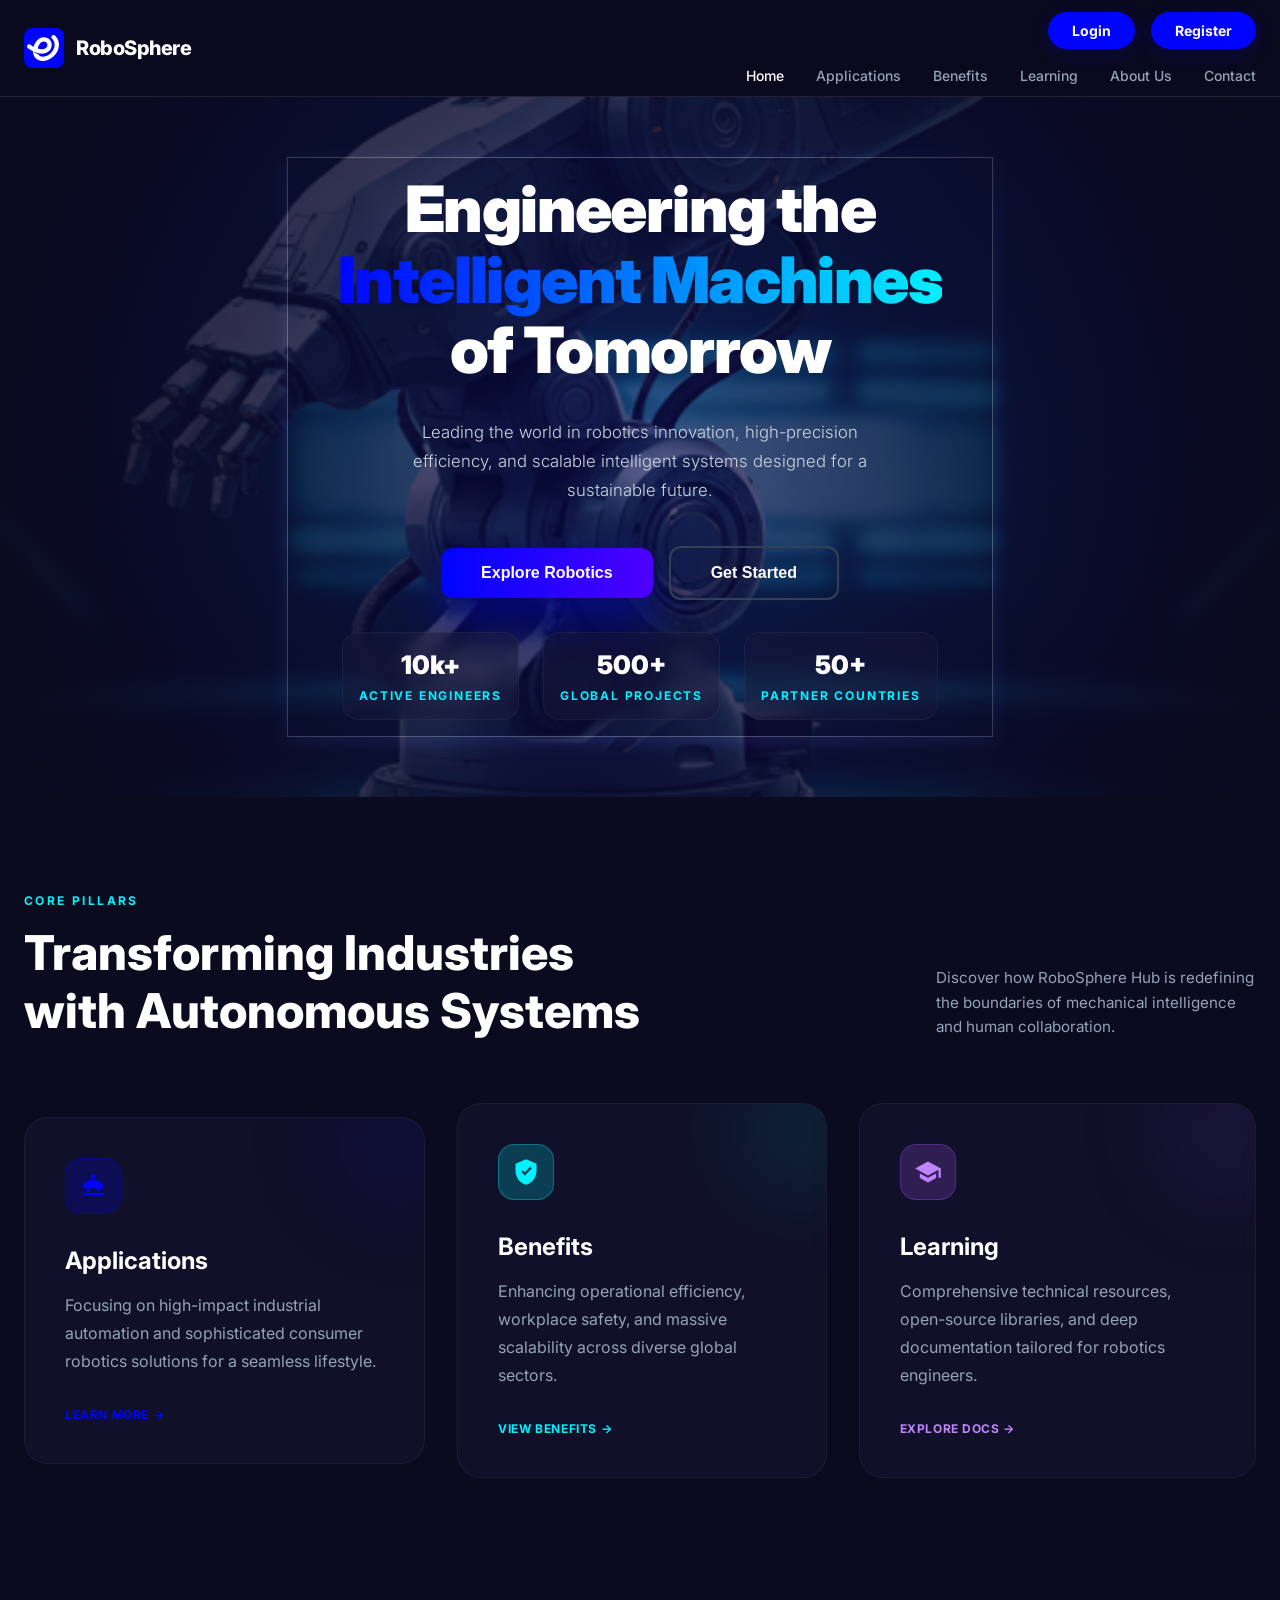
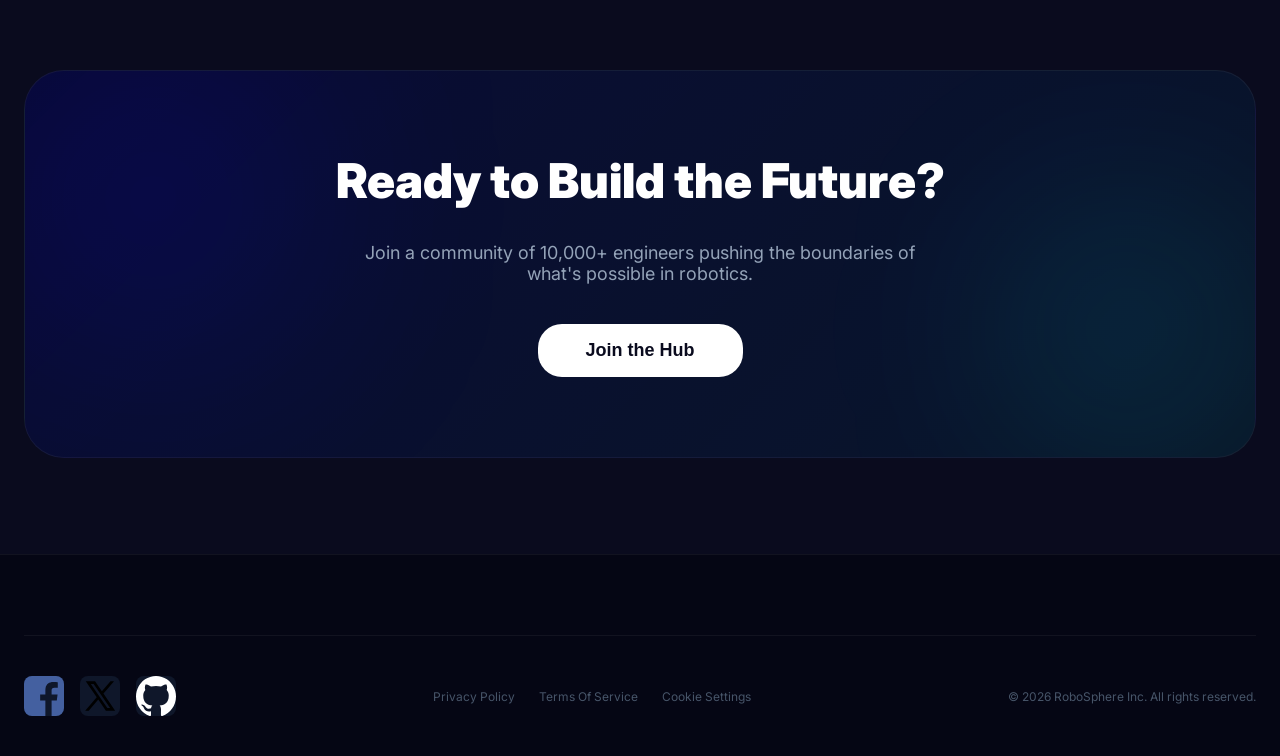
<file: index.html>
<!doctype html>
<html lang="en">
<head>
    <meta charset="UTF-8"/>
    <meta name="viewport" content="width=device-width, initial-scale=1.0"/>
    <title>Home</title>
    <link rel="shortcut icon" href="/images/favicon.ico" type="image/x-icon">
    <link
            href="https://fonts.googleapis.com/css2?family=Inter:wght@300;400;500;600;700;800;900&display=swap"
            rel="stylesheet"
    />
    <link rel="stylesheet" href="styles/style.css"/>

</head>
<body>

<header class="header glass-nav">
    <nav class="navbar">
        <a href="index.html" class="header-logo">
            <div class="logo-icon">
                <img src="/images/logo.svg" alt="RoboSphere logo"/>
            </div>
            <span class="logo-text">RoboSphere</span>
        </a>

        <div class="nav">
            <div class="btn-container">
                <a class="btn" href="login.html">Login</a>
                <a class="btn" href="register.html">Register</a>
            </div>

            <ul class="nav-links">
                <li class="nav-link active">
                    <a href="index.html">Home</a>
                </li>
                <li class="nav-link">
                    <a href="applications.html">Applications</a>
                </li>
                <li class="nav-link">
                    <a href="benefits.html">Benefits</a>
                </li>
                <li class="nav-link">
                    <a href="learning.html">Learning</a>
                </li>
                <li class="nav-link">
                    <a href="about.html">About Us</a>
                </li>
                <li class="nav-link">
                    <a href="contact.html">Contact</a>
                </li>
            </ul>
        </div>
    </nav>
</header>

<main>
    <section class="hero">
        <div class="hero-bg">
            <img
                    src="/images/background.png"
                    alt="Futuristic robotic arm in a high-tech laboratory"
            />
            <div class="hero-gradient"></div>
        </div>
        <div style="display: flex; flex-direction: column; gap: 5rem; max-width: 60%; align-items: center; justify-content: center; border: 1px solid gainsboro; padding: 1rem .5rem; box-shadow: 0 5px 15px rgba(112,113,255, 0.5);">
            <div class="hero-content">
                <h1 class="hero-title">
                    Engineering the
                    <span class="gradient-text">Intelligent Machines</span>
                    of Tomorrow
                </h1>

                <p class="hero-subtitle">
                    Leading the world in robotics innovation, high-precision
                    efficiency, and scalable intelligent systems designed for a
                    sustainable future.
                </p>
                <div class="hero-actions">
                    <button class="btn-primary">Explore Robotics</button>
                    <button class="btn-secondary">Get Started</button>
                </div>
            </div>

            <div class="stats-section">
                <div class="stats-cards">
                    <div class="glass-card stat-card">
                        <div class="stat-number">10k+</div>
                        <div class="stat-label">Active Engineers</div>
                    </div>

                    <div class="glass-card stat-card">
                        <div class="stat-number">500+</div>
                        <div class="stat-label">Global Projects</div>
                    </div>

                    <div class="glass-card stat-card">
                        <div class="stat-number">50+</div>
                        <div class="stat-label">Partner Countries</div>
                    </div>
                </div>
            </div>
        </div>
    </section>

    <!-- ── FEATURES ──────────────────────────────────── -->
    <section class="features-section">
        <div class="features-header">
            <div class="features-header-left">
                <p class="section-eyebrow">Core Pillars</p>
                <h2 class="section-title">
                    Transforming Industries with Autonomous Systems
                </h2>
            </div>
            <p class="features-header-desc">
                Discover how RoboSphere Hub is redefining the boundaries of
                mechanical intelligence and human collaboration.
            </p>
        </div>

        <div class="features-cards">
            <!-- Applications -->
            <div class="glass-card feature-card card-blue">
                <div class="card-glow"></div>
                <div class="card-icon">
                    <!-- robot icon -->
                    <svg viewBox="0 0 24 24" fill="currentColor">
                        <path
                                d="M12 2a2 2 0 0 1 2 2c0 .74-.4 1.38-1 1.73V7h1a7 7 0 0 1 7 7H3a7 7 0 0 1 7-7h1V5.73c-.6-.35-1-.99-1-1.73a2 2 0 0 1 2-2zM7.5 14a1.5 1.5 0 1 0 0 3 1.5 1.5 0 0 0 0-3zm9 0a1.5 1.5 0 1 0 0 3 1.5 1.5 0 0 0 0-3zM3 18h18v1a1 1 0 0 1-1 1H4a1 1 0 0 1-1-1v-1z"
                        />
                    </svg>
                </div>
                <h3 class="card-title">Applications</h3>
                <p class="card-desc">
                    Focusing on high-impact industrial automation and sophisticated
                    consumer robotics solutions for a seamless lifestyle.
                </p>
                <a class="card-link" href="applications.html">
                    LEARN MORE &#8594;
                </a>
            </div>

            <!-- Benefits -->
            <div class="glass-card feature-card card-cyan">
                <div class="card-glow"></div>
                <div class="card-icon">
                    <!-- shield / verified icon -->
                    <svg viewBox="0 0 24 24" fill="currentColor">
                        <path
                                d="M12 1L3 5v6c0 5.55 3.84 10.74 9 12 5.16-1.26 9-6.45 9-12V5l-9-4zm-1 14l-3-3 1.41-1.41L11 12.17l4.59-4.58L17 9l-6 6z"
                        />
                    </svg>
                </div>
                <h3 class="card-title">Benefits</h3>
                <p class="card-desc">
                    Enhancing operational efficiency, workplace safety, and massive
                    scalability across diverse global sectors.
                </p>
                <a class="card-link" href="benefits.html">
                    VIEW BENEFITS &#8594;
                </a>
            </div>

            <!-- Learning -->
            <div class="glass-card feature-card card-purple">
                <div class="card-glow"></div>
                <div class="card-icon">
                    <!-- school / graduation icon -->
                    <svg viewBox="0 0 24 24" fill="currentColor">
                        <path
                                d="M5 13.18v4L12 21l7-3.82v-4L12 17l-7-3.82zM12 3L1 9l11 6 9-4.91V17h2V9L12 3z"
                        />
                    </svg>
                </div>
                <h3 class="card-title">Learning</h3>
                <p class="card-desc">
                    Comprehensive technical resources, open-source libraries, and deep
                    documentation tailored for robotics engineers.
                </p>
                <a class="card-link" href="learning.html"> EXPLORE DOCS &#8594; </a>
            </div>
        </div>
    </section>

    <!-- ── CTA ───────────────────────────────────────── -->
    <section class="cta-section">
        <div class="cta-box">
            <div class="cta-glow-left cta-glow"></div>
            <div class="cta-glow-right cta-glow"></div>
            <div class="cta-inner">
                <h2 class="cta-title">Ready to Build the Future?</h2>
                <p class="cta-desc">
                    Join a community of 10,000+ engineers pushing the boundaries of
                    what's possible in robotics.
                </p>
                <button class="btn-cta">Join the Hub</button>
            </div>
        </div>
    </section>
</main>

<!-- ── FOOTER ─────────────────────────────────────── -->
<footer class="footer">
    <div class="footer-bottom">
        <div class="socials">
            <a href="https://www.facebook.com/robosphere/">
                <img
                        src="/images/facebook.svg"
                        alt="Facebook"
                        class="social-icon"
                />
            </a>
            <a href="https://x.com/robosphere">
                <img src="/images/x.svg" alt="Facebook" class="social-icon"/>
            </a>
            <a href="https://www.instagram.com/robosphere/">
                <img src="/images/github.svg" alt="Facebook" class="social-icon"/>
            </a>
        </div>
        <div class="footer-bottom-links">
            <a href="#">Privacy Policy</a>
            <a href="#">Terms Of Service</a>
            <a href="#">Cookie Settings</a>
        </div>
        <p>
            &copy; <span id="year"></span> RoboSphere Inc. All rights reserved.
        </p>
    </div>
</footer>
</body>
<script>
    document.getElementById("year").textContent = new Date().getFullYear().toString();
</script>
</html>
</file>
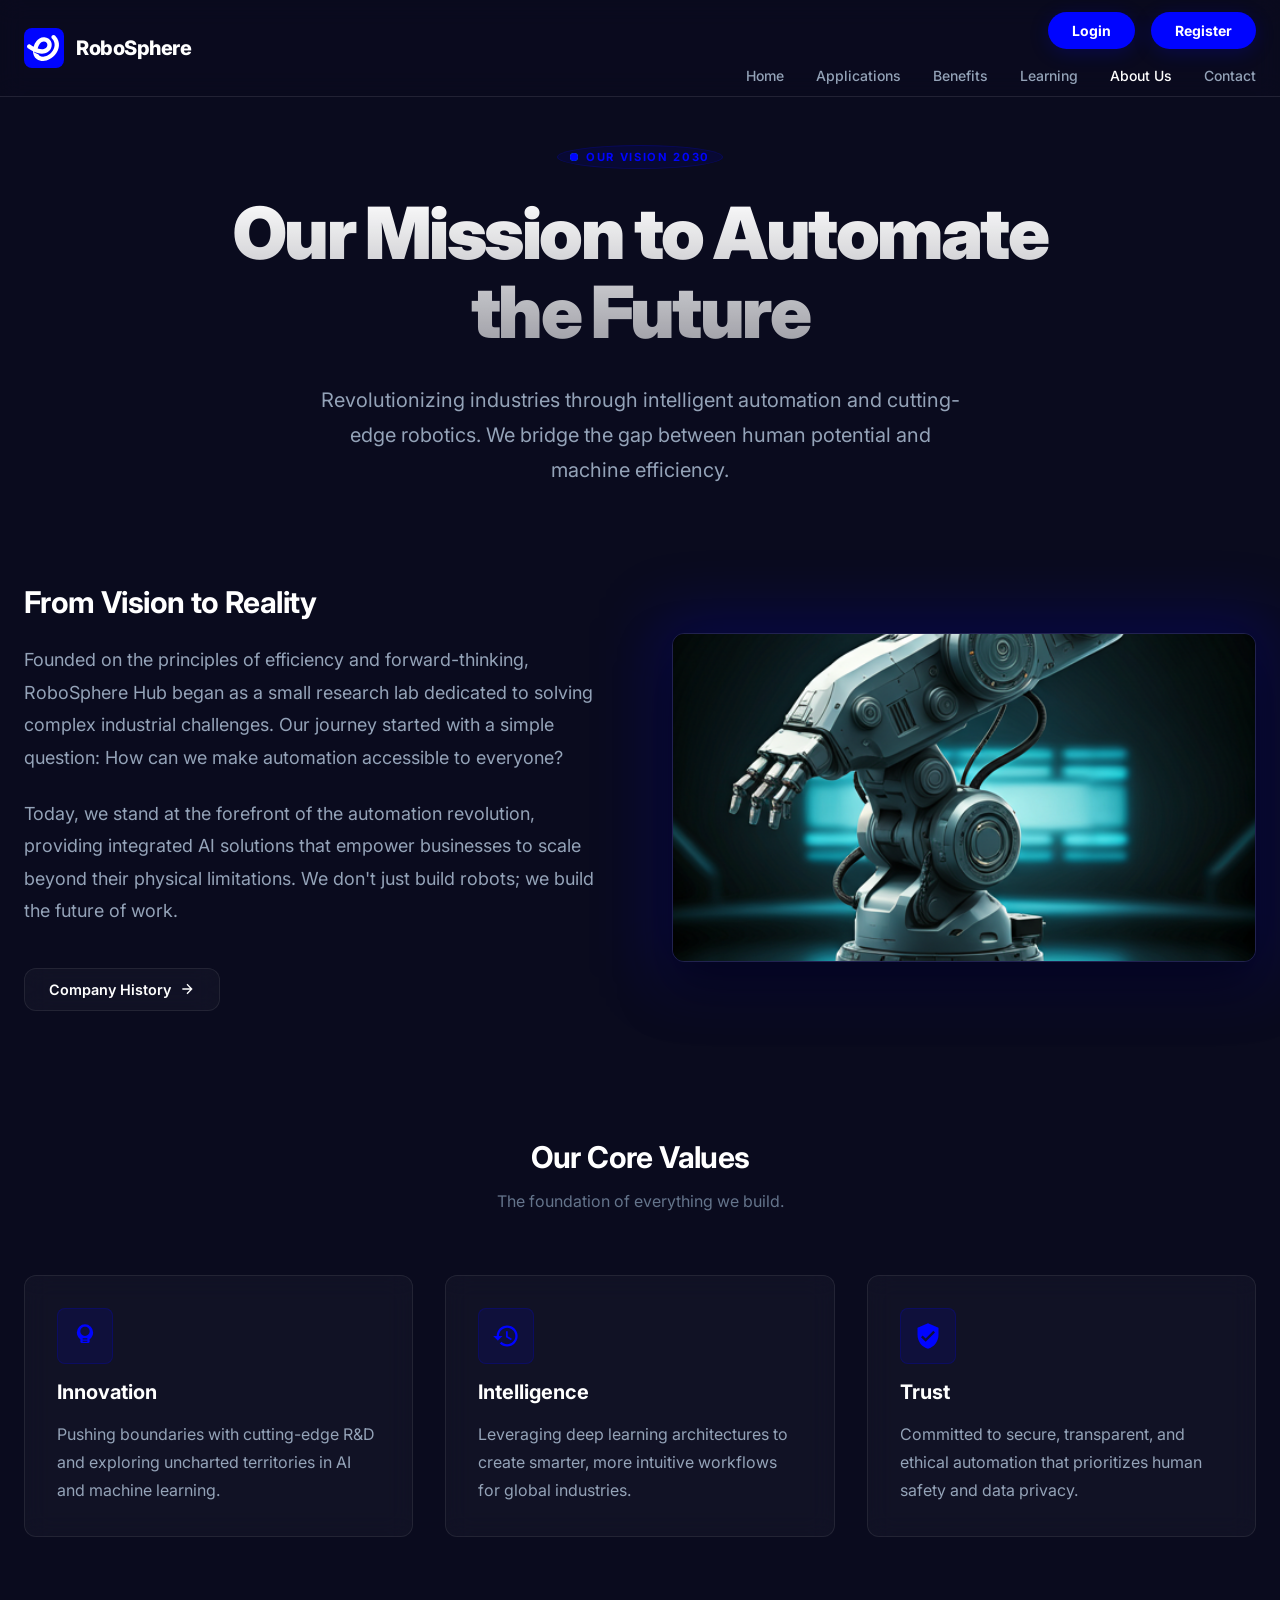
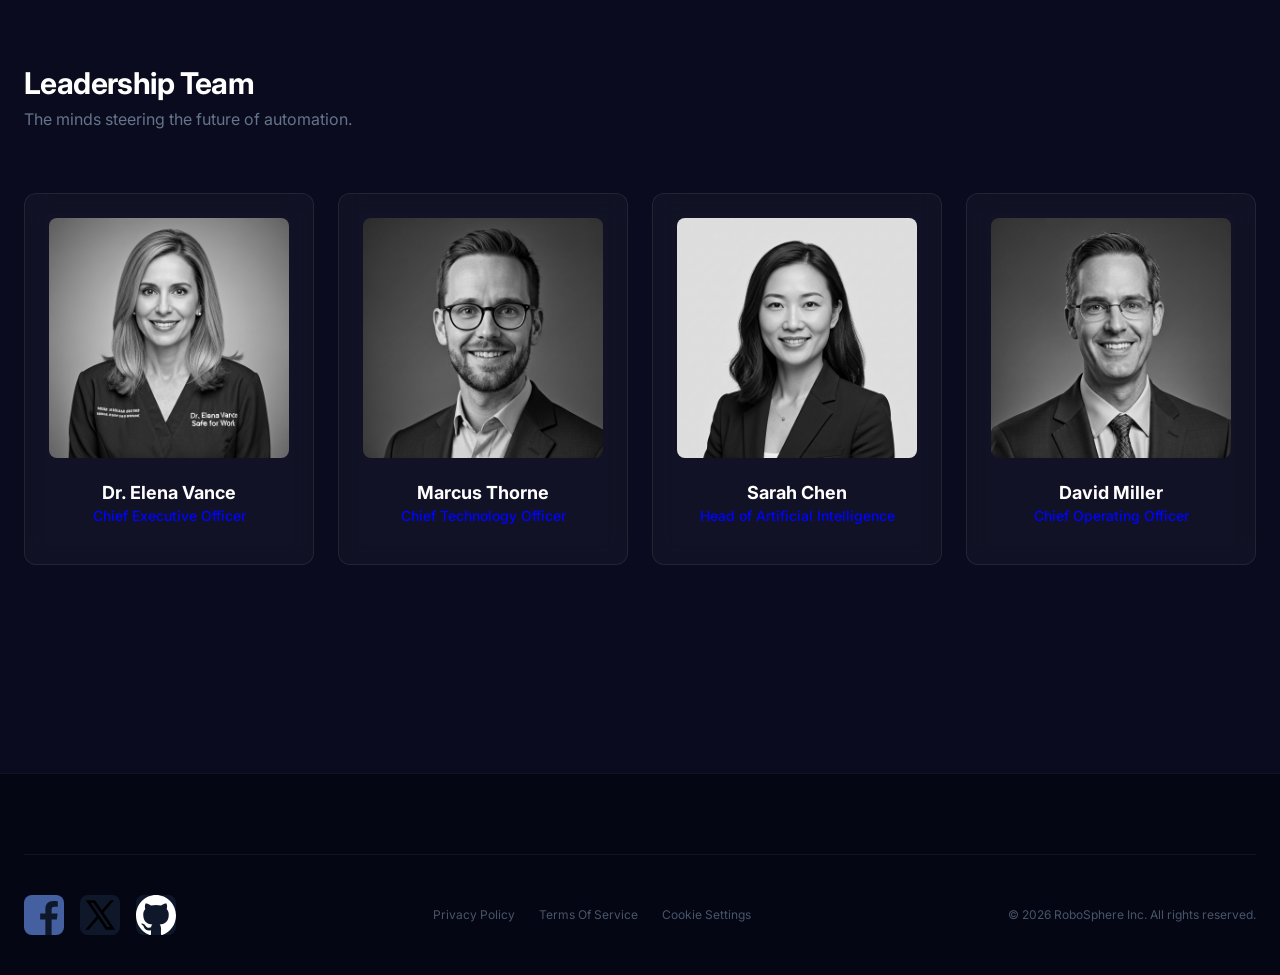
<file: about.html>
<!doctype html>
<html lang="en">
<head>
    <meta charset="UTF-8"/>
    <meta name="viewport" content="width=device-width, initial-scale=1.0"/>
    <title>About Us</title>
    <link rel="shortcut icon" href="/images/favicon.ico" type="image/x-icon">
    <link
            href="https://fonts.googleapis.com/css2?family=Inter:wght@300;400;500;600;700;800;900&display=swap"
            rel="stylesheet"
    />
    <link rel="stylesheet" href="styles/style.css"/>
</head>
<body>
<header class="header glass-nav">
    <nav class="navbar">
        <a href="index.html" class="header-logo">
            <div class="logo-icon">
                <img src="/images/logo.svg" alt="RoboSphere logo"/>
            </div>
            <span class="logo-text">RoboSphere</span>
        </a>

        <div class="nav">
            <div class="btn-container">
                <a class="btn" href="login.html">Login</a>
                <a class="btn" href="register.html">Register</a>
            </div>

            <ul class="nav-links">
                <li class="nav-link">
                    <a href="index.html">Home</a>
                </li>
                <li class="nav-link">
                    <a href="applications.html">Applications</a>
                </li>
                <li class="nav-link">
                    <a href="benefits.html">Benefits</a>
                </li>
                <li class="nav-link">
                    <a href="learning.html">Learning</a>
                </li>
                <li class="nav-link active">
                    <a href="about.html">About Us</a>
                </li>
                <li class="nav-link">
                    <a href="contact.html">Contact</a>
                </li>
            </ul>
        </div>
    </nav>
</header>

<main class="about-main">
    <!-- ── Hero ────────────────────────────────────────── -->
    <section class="about-hero">
        <div class="about-badge">
          <span class="ping-dot">
            <span class="ring"></span>
            <span class="dot" style="background: var(--primary-color)"></span>
          </span>
            Our Vision 2030
        </div>

        <h1 class="about-title">Our Mission to Automate the Future</h1>

        <p class="about-subtitle">
            Revolutionizing industries through intelligent automation and
            cutting-edge robotics. We bridge the gap between human potential and
            machine efficiency.
        </p>
    </section>

    <!-- ── Story Section ───────────────────────────────── -->
    <section class="about-story">
        <div class="story-text">
            <h2 class="story-heading">From Vision to Reality</h2>
            <p class="story-para">
                Founded on the principles of efficiency and forward-thinking,
                RoboSphere Hub began as a small research lab dedicated to solving
                complex industrial challenges. Our journey started with a simple
                question: How can we make automation accessible to everyone?
            </p>
            <p class="story-para">
                Today, we stand at the forefront of the automation revolution,
                providing integrated AI solutions that empower businesses to scale
                beyond their physical limitations. We don't just build robots; we
                build the future of work.
            </p>
            <div class="story-actions">
                <a class="btn-story" href="#">
                    Company History
                    <svg
                            viewBox="0 0 24 24"
                            fill="none"
                            stroke="currentColor"
                            stroke-width="2"
                    >
                        <path d="M5 12h14M12 5l7 7-7 7"/>
                    </svg>
                </a>
            </div>
        </div>

        <div class="story-image-wrap">
            <div class="story-image-glow"></div>
            <div class="story-image-frame">
                <img
                        src="/images/background.png"
                        alt="Advanced robotic arm in research facility"
                />
            </div>
        </div>
    </section>

    <!-- ── Core Values ─────────────────────────────────── -->
    <section class="values-section">
        <div class="values-heading">
            <h2 class="values-title">Our Core Values</h2>
            <p class="values-subtitle">The foundation of everything we build.</p>
        </div>

        <div class="values-grid">
            <div class="value-card">
                <div class="value-icon">
                    <!-- lightbulb -->
                    <svg viewBox="0 0 24 24" fill="currentColor">
                        <path
                                d="M12 2a7 7 0 0 0-7 7c0 2.38 1.19 4.47 3 5.74V17c0 .55.45 1 1 1h6c.55 0 1-.45 1-1v-2.26c1.81-1.27 3-3.36 3-5.74a7 7 0 0 0-7-7zm2 15h-4v-1h4v1zm0-2h-4v-1h4v1zm-2-3c-2.21 0-4-1.79-4-4s1.79-4 4-4 4 1.79 4 4-1.79 4-4 4z"
                        />
                    </svg>
                </div>
                <h3 class="value-title">Innovation</h3>
                <p class="value-desc">
                    Pushing boundaries with cutting-edge R&amp;D and exploring
                    uncharted territories in AI and machine learning.
                </p>
            </div>

            <div class="value-card">
                <div class="value-icon">
                    <!-- brain / psychology -->
                    <svg viewBox="0 0 24 24" fill="currentColor">
                        <path
                                d="M13 3c-4.97 0-9 4.03-9 9H1l3.89 3.89.07.14L9 12H6c0-3.87 3.13-7 7-7s7 3.13 7 7-3.13 7-7 7c-1.93 0-3.68-.79-4.94-2.06l-1.42 1.42C8.27 19.99 10.51 21 13 21c4.97 0 9-4.03 9-9s-4.03-9-9-9zm-1 5v5l4.28 2.54.72-1.21-3.5-2.08V8H12z"
                        />
                    </svg>
                </div>
                <h3 class="value-title">Intelligence</h3>
                <p class="value-desc">
                    Leveraging deep learning architectures to create smarter, more
                    intuitive workflows for global industries.
                </p>
            </div>

            <div class="value-card">
                <div class="value-icon">
                    <!-- shield check / trust -->
                    <svg viewBox="0 0 24 24" fill="currentColor">
                        <path
                                d="M12 1L3 5v6c0 5.55 3.84 10.74 9 12 5.16-1.26 9-6.45 9-12V5l-9-4zm-2 16l-4-4 1.41-1.41L10 14.17l6.59-6.59L18 9l-8 8z"
                        />
                    </svg>
                </div>
                <h3 class="value-title">Trust</h3>
                <p class="value-desc">
                    Committed to secure, transparent, and ethical automation that
                    prioritizes human safety and data privacy.
                </p>
            </div>
        </div>
    </section>

    <!-- ── Leadership Team ─────────────────────────────── -->
    <section class="team-section">
        <div class="team-header">
            <h2 class="team-title">Leadership Team</h2>
            <p class="team-subtitle">
                The minds steering the future of automation.
            </p>
        </div>

        <div class="team-grid">
            <div class="team-card">
                <div class="team-photo">
                    <img src="/images/elena-vance.png" alt="Dr. Elena Vance, CEO"/>
                </div>
                <h4 class="team-name">Dr. Elena Vance</h4>
                <p class="team-role">Chief Executive Officer</p>
            </div>

            <div class="team-card">
                <div class="team-photo">
                    <img src="/images/Marcus-throne.png" alt="Marcus Thorne, CTO"/>
                </div>
                <h4 class="team-name">Marcus Thorne</h4>
                <p class="team-role">Chief Technology Officer</p>
            </div>

            <div class="team-card">
                <div class="team-photo">
                    <img src="/images/Sarah-chen.png" alt="Sarah Chen, Head of AI"/>
                </div>
                <h4 class="team-name">Sarah Chen</h4>
                <p class="team-role">Head of Artificial Intelligence</p>
            </div>

            <div class="team-card">
                <div class="team-photo">
                    <img src="/images/David-miller.png" alt="David Miller, COO"/>
                </div>
                <h4 class="team-name">David Miller</h4>
                <p class="team-role">Chief Operating Officer</p>
            </div>
        </div>
    </section>
</main>
<!-- ── FOOTER ─────────────────────────────────────── -->
<footer class="footer">
    <div class="footer-bottom">
        <div class="socials">
            <a href="">
                <img
                        src="/images/facebook.svg"
                        alt="Facebook"
                        class="social-icon"
                />
            </a>
            <a href="">
                <img src="/images/x.svg" alt="Facebook" class="social-icon"/>
            </a>
            <a href="">
                <img src="/images/github.svg" alt="Facebook" class="social-icon"/>
            </a>
        </div>
        <div class="footer-bottom-links">
            <a href="#">Privacy Policy</a>
            <a href="#">Terms Of Service</a>
            <a href="#">Cookie Settings</a>
        </div>
        <p>
            &copy; <span id="year"></span> RoboSphere Inc. All rights reserved.
        </p>
    </div>
</footer>
</body>
<script>
    document.getElementById("year").textContent = new Date().getFullYear().toString();
</script>
</html>
</file>
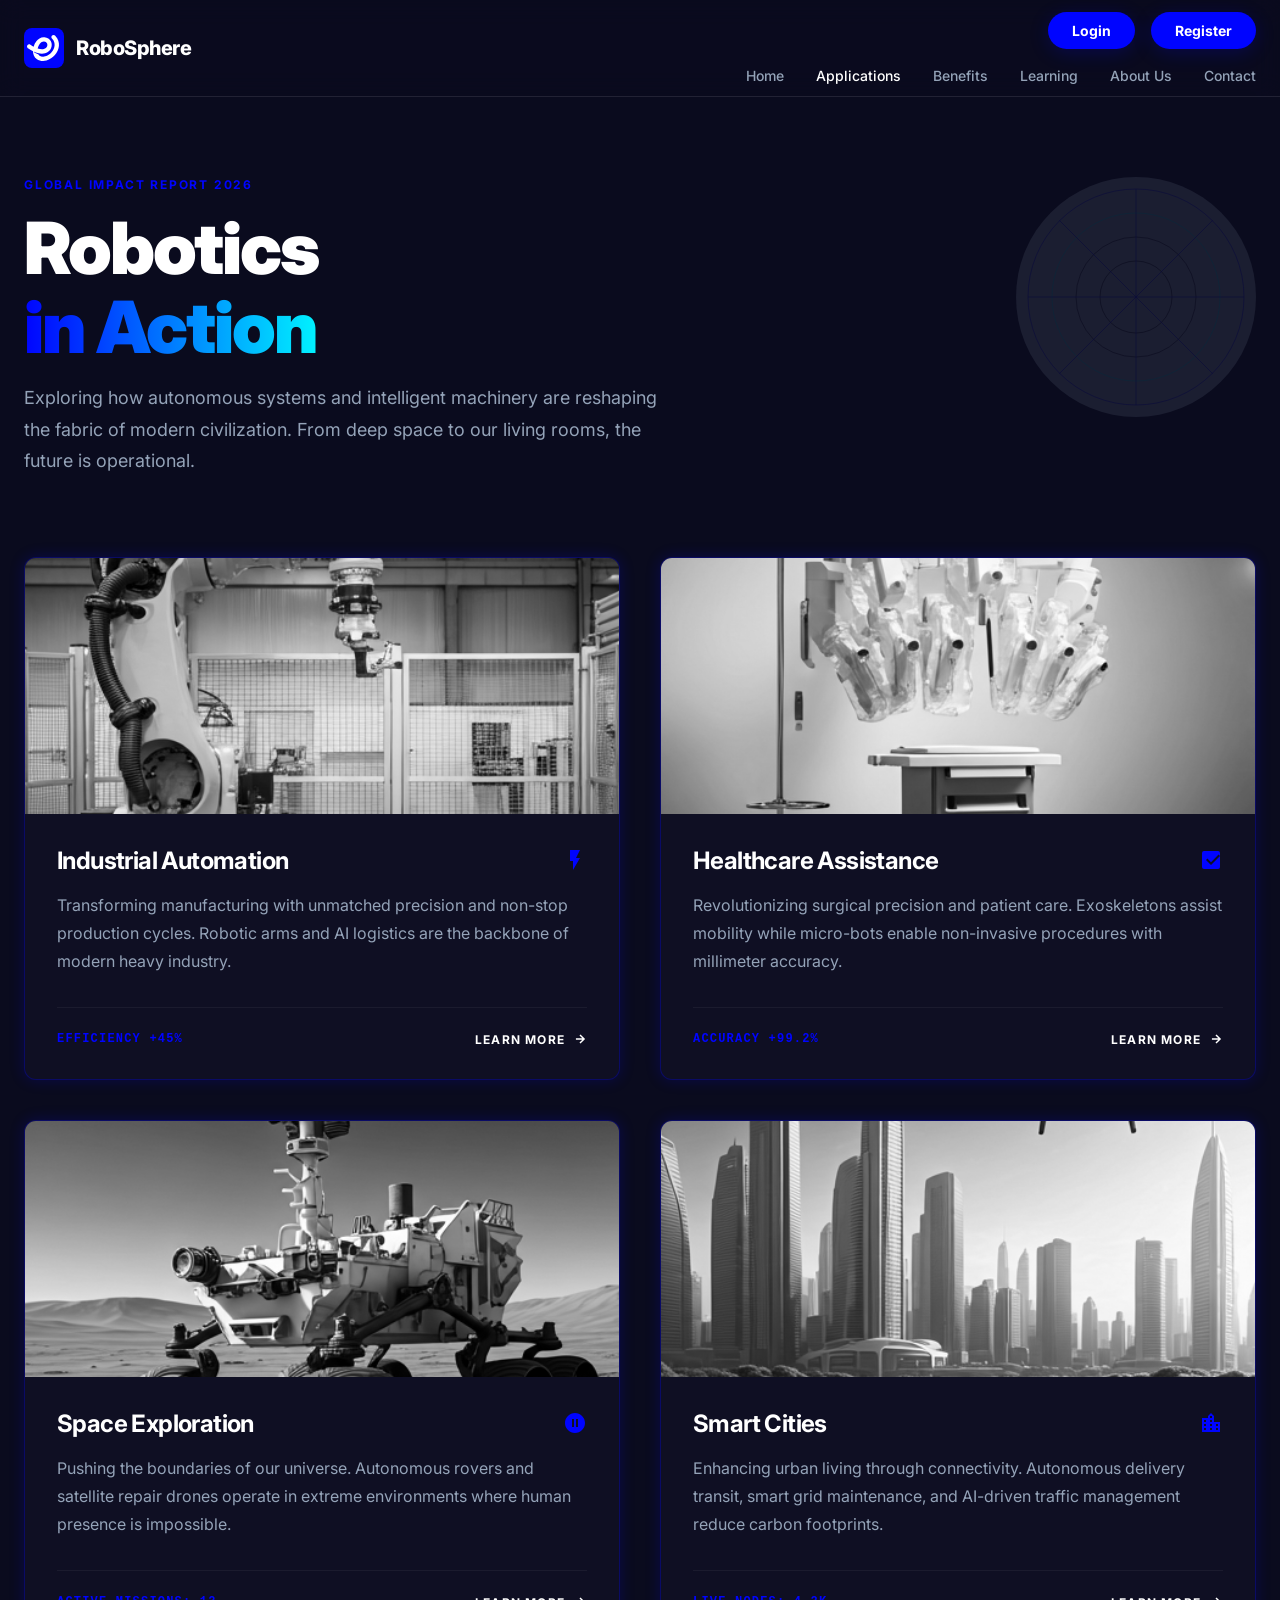
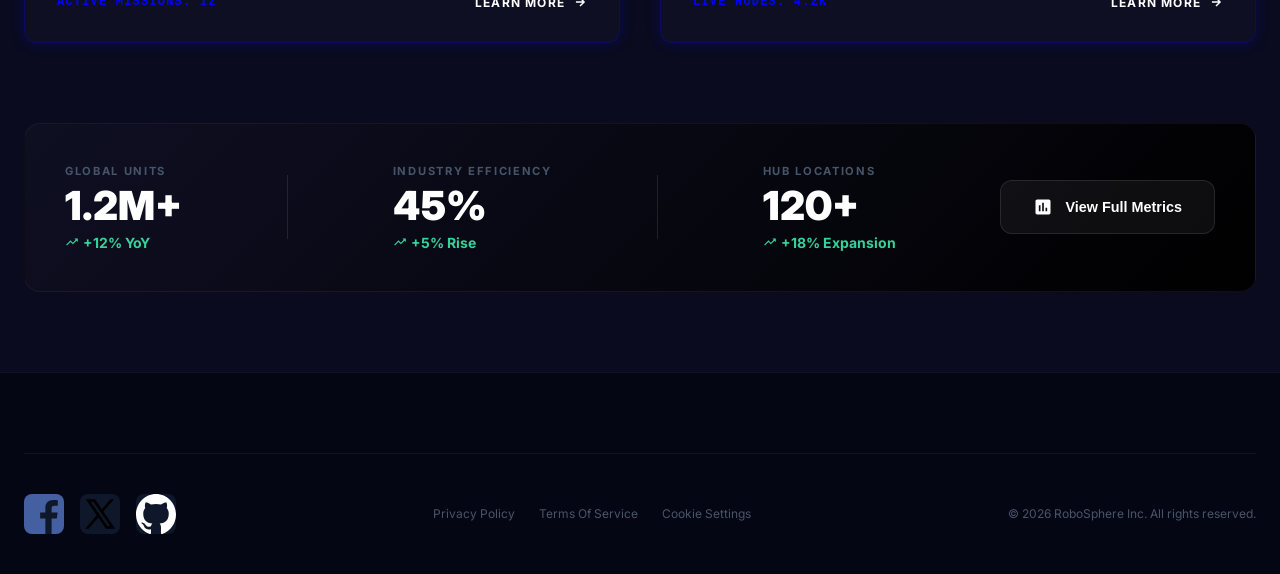
<file: applications.html>
<!doctype html>
<html lang="en">
<head>
    <meta charset="UTF-8"/>
    <meta name="viewport" content="width=device-width, initial-scale=1.0"/>
    <title>Applications</title>
    <link rel="shortcut icon" href="/images/favicon.ico" type="image/x-icon">
    <link
            href="https://fonts.googleapis.com/css2?family=Inter:wght@300;400;500;600;700;800;900&display=swap"
            rel="stylesheet"
    />
    <link rel="stylesheet" href="styles/style.css"/>
</head>
<body>
<header class="header glass-nav">
    <nav class="navbar">
        <a href="index.html" class="header-logo">
            <div class="logo-icon">
                <img src="/images/logo.svg" alt="RoboSphere logo"/>
            </div>
            <span class="logo-text">RoboSphere</span>
        </a>

        <div class="nav">
            <div class="btn-container">
                <a class="btn" href="login.html">Login</a>
                <a class="btn" href="register.html">Register</a>
            </div>

            <ul class="nav-links">
                <li class="nav-link">
                    <a href="index.html">Home</a>
                </li>
                <li class="nav-link active">
                    <a href="applications.html">Applications</a>
                </li>
                <li class="nav-link">
                    <a href="benefits.html">Benefits</a>
                </li>
                <li class="nav-link">
                    <a href="learning.html">Learning</a>
                </li>
                <li class="nav-link">
                    <a href="about.html">About Us</a>
                </li>
                <li class="nav-link">
                    <a href="contact.html">Contact</a>
                </li>
            </ul>
        </div>
    </nav>
</header>

<main class="apps-main">
    <!-- ── PAGE HERO ─────────────────────────────────── -->
    <section class="apps-hero">
        <div class="apps-hero-content">
            <p class="apps-eyebrow">
                Global Impact Report 2026
            </p>
            <h1 class="apps-title">
                Robotics
                <br/>
                <span class="gradient-text">in Action</span>
            </h1>
            <p class="apps-subtitle">
                Exploring how autonomous systems and intelligent machinery are
                reshaping the fabric of modern civilization. From deep space to our
                living rooms, the future is operational.
            </p>
        </div>
        <!-- Decorative background icon -->
        <div class="apps-hero-deco" aria-hidden="true">
            <svg viewBox="0 0 200 200" fill="none">
                <circle
                        cx="100"
                        cy="100"
                        r="90"
                        stroke="#0004ff"
                        stroke-width="0.5"
                />
                <circle
                        cx="100"
                        cy="100"
                        r="70"
                        stroke="#00f2ff"
                        stroke-width="0.5"
                />
                <circle
                        cx="100"
                        cy="100"
                        r="50"
                        stroke="#0a0b1e"
                        stroke-width="0.5"
                />
                <circle
                        cx="100"
                        cy="100"
                        r="30"
                        stroke="#050614"
                        stroke-width="0.5"
                />
                <line
                        x1="10"
                        y1="100"
                        x2="190"
                        y2="100"
                        stroke="#0004ff"
                        stroke-width="0.5"
                />
                <line
                        x1="100"
                        y1="10"
                        x2="100"
                        y2="190"
                        stroke="#0004ff"
                        stroke-width="0.5"
                />
                <line
                        x1="36"
                        y1="36"
                        x2="164"
                        y2="164"
                        stroke="#0004ff"
                        stroke-width="0.5"
                />
                <line
                        x1="164"
                        y1="36"
                        x2="36"
                        y2="164"
                        stroke="#0004ff"
                        stroke-width="0.5"
                />
            </svg>
        </div>
    </section>

    <!-- ── APPLICATION CARDS ──────────────────────────── -->
    <section class="apps-grid-section">
        <div class="apps-grid">
            <!-- Card 1: Industrial Automation -->
            <article class="app-card">
                <div class="app-card-img">
                    <img
                            src="/images/industrial-automation.png"
                            alt="Industrial robotic arm in high-tech factory"
                    />
                </div>
                <div class="app-card-body">
                    <div class="app-card-header">
                        <h2 class="app-card-title">Industrial Automation</h2>
                        <svg
                                class="app-card-icon"
                                viewBox="0 0 24 24"
                                fill="currentColor"
                        >
                            <path d="M7 2v11h3v9l7-12h-4l4-8z"/>
                        </svg>
                    </div>
                    <p class="app-card-desc">
                        Transforming manufacturing with unmatched precision and non-stop
                        production cycles. Robotic arms and AI logistics are the
                        backbone of modern heavy industry.
                    </p>
                    <div class="app-card-footer">
                        <span class="app-card-stat">Efficiency +45%</span>
                        <a class="app-card-link" href="#">
                            Learn More
                            <svg
                                    viewBox="0 0 24 24"
                                    fill="none"
                                    stroke="currentColor"
                                    stroke-width="2.5"
                            >
                                <path d="M5 12h14M12 5l7 7-7 7"/>
                            </svg>
                        </a>
                    </div>
                </div>
            </article>

            <!-- Card 2: Healthcare Assistance -->
            <article class="app-card">
                <div class="app-card-img">
                    <img
                            src="/images/healthcare-assistance.png"
                            alt="Modern medical surgical robot in clean room"
                    />
                </div>
                <div class="app-card-body">
                    <div class="app-card-header">
                        <h2 class="app-card-title">Healthcare Assistance</h2>
                        <svg
                                class="app-card-icon"
                                viewBox="0 0 24 24"
                                fill="currentColor"
                        >
                            <path
                                    d="M19 3H5a2 2 0 0 0-2 2v14a2 2 0 0 0 2 2h14a2 2 0 0 0 2-2V5a2 2 0 0 0-2-2zm-7 14l-5-5 1.41-1.41L12 14.17l7.59-7.59L21 8l-9 9z"
                            />
                        </svg>
                    </div>
                    <p class="app-card-desc">
                        Revolutionizing surgical precision and patient care.
                        Exoskeletons assist mobility while micro-bots enable
                        non-invasive procedures with millimeter accuracy.
                    </p>
                    <div class="app-card-footer">
                        <span class="app-card-stat">Accuracy +99.2%</span>
                        <a class="app-card-link" href="#">
                            Learn More
                            <svg
                                    viewBox="0 0 24 24"
                                    fill="none"
                                    stroke="currentColor"
                                    stroke-width="2.5"
                            >
                                <path d="M5 12h14M12 5l7 7-7 7"/>
                            </svg>
                        </a>
                    </div>
                </div>
            </article>

            <!-- Card 3: Space Exploration -->
            <article class="app-card">
                <div class="app-card-img">
                    <img
                            src="/images/space-exploration.png"
                            alt="Autonomous planetary rover on martian surface"
                    />
                </div>
                <div class="app-card-body">
                    <div class="app-card-header">
                        <h2 class="app-card-title">Space Exploration</h2>
                        <svg
                                class="app-card-icon"
                                viewBox="0 0 24 24"
                                fill="currentColor"
                        >
                            <path
                                    d="M12 2C6.48 2 2 6.48 2 12s4.48 10 10 10 10-4.48 10-10S17.52 2 12 2zm-1 14H9V8h2v8zm4 0h-2V8h2v8z"
                            />
                            <path
                                    d="M9.5 6.5 A2.5 2.5 0 0 1 12 4 A2.5 2.5 0 0 1 14.5 6.5"
                                    fill="none"
                                    stroke="currentColor"
                            />
                        </svg>
                    </div>
                    <p class="app-card-desc">
                        Pushing the boundaries of our universe. Autonomous rovers and
                        satellite repair drones operate in extreme environments where
                        human presence is impossible.
                    </p>
                    <div class="app-card-footer">
                        <span class="app-card-stat">Active Missions: 12</span>
                        <a class="app-card-link" href="#">
                            Learn More
                            <svg
                                    viewBox="0 0 24 24"
                                    fill="none"
                                    stroke="currentColor"
                                    stroke-width="2.5"
                            >
                                <path d="M5 12h14M12 5l7 7-7 7"/>
                            </svg>
                        </a>
                    </div>
                </div>
            </article>

            <!-- Card 4: Smart Cities -->
            <article class="app-card">
                <div class="app-card-img">
                    <img
                            src="/images/smart-cities.png"
                            alt="Futuristic city with autonomous drones flying"
                    />
                </div>
                <div class="app-card-body">
                    <div class="app-card-header">
                        <h2 class="app-card-title">Smart Cities</h2>
                        <svg
                                class="app-card-icon"
                                viewBox="0 0 24 24"
                                fill="currentColor"
                        >
                            <path
                                    d="M15 11V5l-3-3-3 3v2H3v14h18V11h-6zm-8 8H5v-2h2v2zm0-4H5v-2h2v2zm0-4H5V9h2v2zm6 8h-2v-2h2v2zm0-4h-2v-2h2v2zm0-4h-2V9h2v2zm0-4h-2V5h2v2zm6 12h-2v-2h2v2zm0-4h-2v-2h2v2z"
                            />
                        </svg>
                    </div>
                    <p class="app-card-desc">
                        Enhancing urban living through connectivity. Autonomous delivery
                        transit, smart grid maintenance, and AI-driven traffic
                        management reduce carbon footprints.
                    </p>
                    <div class="app-card-footer">
                        <span class="app-card-stat">Live Nodes: 4.2k</span>
                        <a class="app-card-link" href="#">
                            Learn More
                            <svg
                                    viewBox="0 0 24 24"
                                    fill="none"
                                    stroke="currentColor"
                                    stroke-width="2.5"
                            >
                                <path d="M5 12h14M12 5l7 7-7 7"/>
                            </svg>
                        </a>
                    </div>
                </div>
            </article>
        </div>
    </section>

    <!-- ── DEPLOYMENT STATS ───────────────────────────── -->
    <section class="deploy-stats">
        <div class="deploy-stat">
            <p class="deploy-label">Global Units</p>
            <div class="deploy-number">1.2M+</div>
            <div class="deploy-trend">
                <svg viewBox="0 0 24 24" fill="currentColor">
                    <path
                            d="M16 6l2.29 2.29-4.88 4.88-4-4L2 16.59 3.41 18l6-6 4 4 6.3-6.29L22 12V6z"
                    />
                </svg>
                +12% YoY
            </div>
        </div>

        <div class="deploy-divider"></div>

        <div class="deploy-stat">
            <p class="deploy-label">Industry Efficiency</p>
            <div class="deploy-number">45%</div>
            <div class="deploy-trend">
                <svg viewBox="0 0 24 24" fill="currentColor">
                    <path
                            d="M16 6l2.29 2.29-4.88 4.88-4-4L2 16.59 3.41 18l6-6 4 4 6.3-6.29L22 12V6z"
                    />
                </svg>
                +5% Rise
            </div>
        </div>

        <div class="deploy-divider"></div>

        <div class="deploy-stat">
            <p class="deploy-label">Hub Locations</p>
            <div class="deploy-number">120+</div>
            <div class="deploy-trend">
                <svg viewBox="0 0 24 24" fill="currentColor">
                    <path
                            d="M16 6l2.29 2.29-4.88 4.88-4-4L2 16.59 3.41 18l6-6 4 4 6.3-6.29L22 12V6z"
                    />
                </svg>
                +18% Expansion
            </div>
        </div>

        <button class="deploy-btn">
            <svg viewBox="0 0 24 24" fill="currentColor" width="20" height="20">
                <path
                        d="M19 3H5c-1.1 0-2 .9-2 2v14c0 1.1.9 2 2 2h14c1.1 0 2-.9 2-2V5c0-1.1-.9-2-2-2zM9 17H7v-7h2v7zm4 0h-2V7h2v10zm4 0h-2v-4h2v4z"
                />
            </svg>
            View Full Metrics
        </button>
    </section>
</main>
<!-- ── FOOTER ─────────────────────────────────────── -->
<footer class="footer">
    <div class="footer-bottom">
        <div class="socials">
            <a href="">
                <img
                        src="/images/facebook.svg"
                        alt="Facebook"
                        class="social-icon"
                />
            </a>
            <a href="">
                <img src="/images/x.svg" alt="Facebook" class="social-icon"/>
            </a>
            <a href="">
                <img src="/images/github.svg" alt="Facebook" class="social-icon"/>
            </a>
        </div>
        <div class="footer-bottom-links">
            <a href="#">Privacy Policy</a>
            <a href="#">Terms Of Service</a>
            <a href="#">Cookie Settings</a>
        </div>
        <p>
            &copy; <span id="year"></span> RoboSphere Inc. All rights reserved.
        </p>
    </div>
</footer>
</body>
<script>
    document.getElementById("year").textContent = new Date().getFullYear().toString();
</script>
</html>
</file>
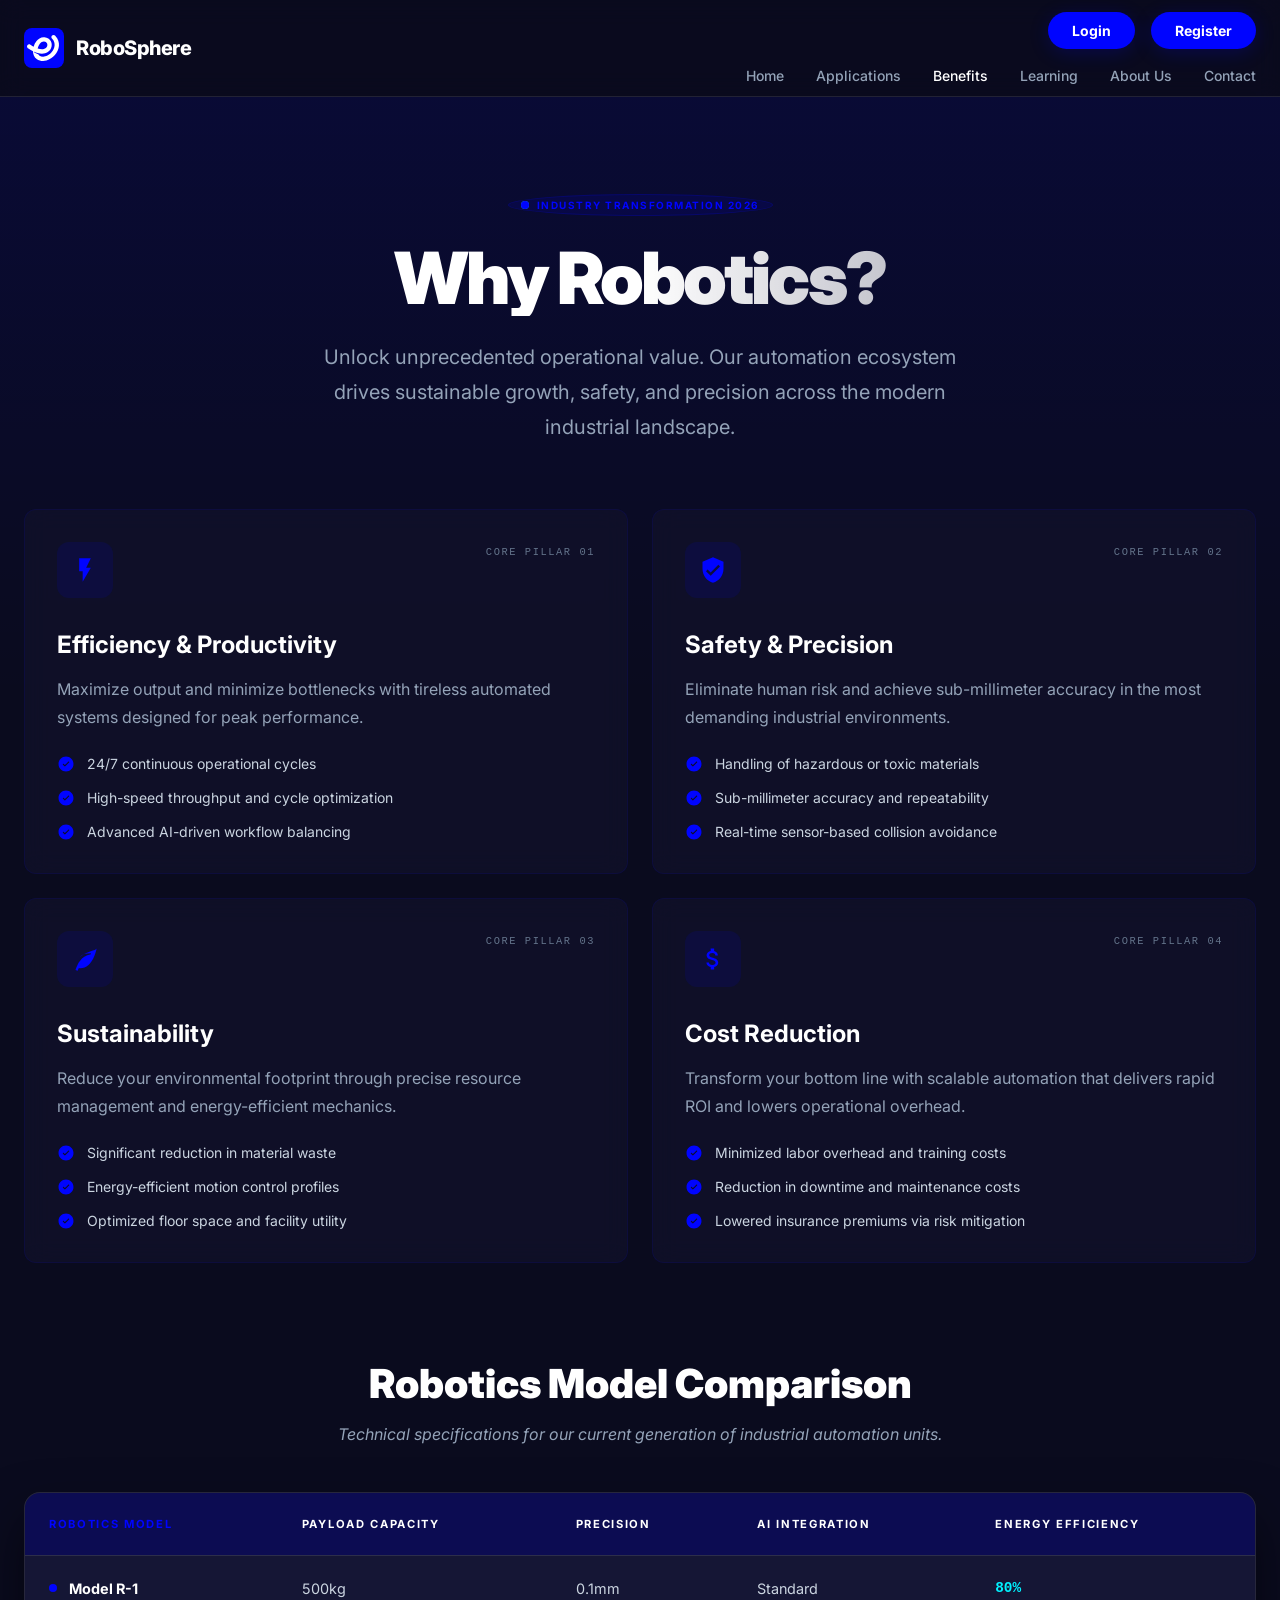
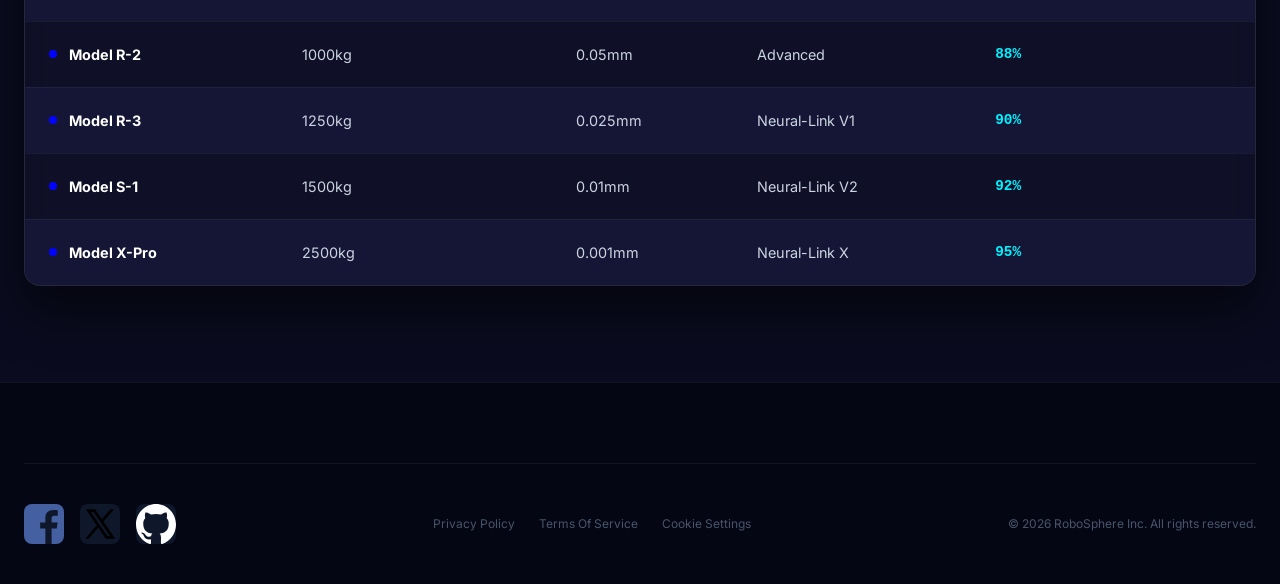
<file: benefits.html>
<!doctype html>
<html lang="en">
<head>
    <meta charset="UTF-8"/>
    <meta name="viewport" content="width=device-width, initial-scale=1.0"/>
    <title>Benefits</title>
    <link rel="shortcut icon" href="/images/favicon.ico" type="image/x-icon">
    <link
            href="https://fonts.googleapis.com/css2?family=Inter:wght@300;400;500;600;700;800;900&display=swap"
            rel="stylesheet"
    />
    <link rel="stylesheet" href="styles/style.css"/>
</head>
<body>
<header class="header glass-nav">
    <nav class="navbar">
        <a href="index.html" class="header-logo">
            <div class="logo-icon">
                <img src="/images/logo.svg" alt="RoboSphere logo"/>
            </div>
            <span class="logo-text">RoboSphere</span>
        </a>

        <div class="nav">
            <div class="btn-container">
                <a class="btn" href="login.html">Login</a>
                <a class="btn" href="register.html">Register</a>
            </div>

            <ul class="nav-links">
                <li class="nav-link">
                    <a href="index.html">Home</a>
                </li>
                <li class="nav-link">
                    <a href="applications.html">Applications</a>
                </li>
                <li class="nav-link active">
                    <a href="benefits.html">Benefits</a>
                </li>
                <li class="nav-link">
                    <a href="learning.html">Learning</a>
                </li>
                <li class="nav-link">
                    <a href="about.html">About Us</a>
                </li>
                <li class="nav-link">
                    <a href="contact.html">Contact</a>
                </li>
            </ul>
        </div>
    </nav>
</header>

<main class="benefits-main">
    <!-- Top gradient fade -->
    <div class="benefits-hero-fade" aria-hidden="true"></div>

    <!-- ── Hero ────────────────────────────────────────── -->
    <section class="benefits-hero">
        <div class="benefits-badge">
          <span class="ping-dot">
            <span class="ring"></span>
            <span class="dot" style="background: var(--primary-color)"></span>
          </span>
            Industry Transformation 2026
        </div>

        <h1 class="benefits-title">Why Robotics?</h1>

        <p class="benefits-subtitle">
            Unlock unprecedented operational value. Our automation ecosystem
            drives sustainable growth, safety, and precision across the modern
            industrial landscape.
        </p>
    </section>

    <!-- ── Pillar Cards ────────────────────────────────── -->
    <section class="pillars-section">
        <div class="pillars-grid">
            <!-- Card 1: Efficiency -->
            <div class="pillar-card">
                <div class="pillar-card-top">
                    <div class="pillar-icon">
                        <!-- shield check -->
                        <svg viewBox="0 0 24 24" fill="currentColor">
                            <path d="M7 2v11h3v9l7-12h-4l4-8z"/>
                        </svg>
                    </div>
                    <span class="pillar-number">Core Pillar 01</span>
                </div>
                <h3 class="pillar-title">Efficiency &amp; Productivity</h3>
                <p class="pillar-desc">
                    Maximize output and minimize bottlenecks with tireless automated
                    systems designed for peak performance.
                </p>
                <ul class="pillar-list">
                    <li>
                        <span>24/7 continuous operational cycles</span>
                    </li>
                    <li>
                        <span>High-speed throughput and cycle optimization</span>
                    </li>
                    <li>
                        <span>Advanced AI-driven workflow balancing</span>
                    </li>
                </ul>
            </div>
            <!-- Card 2: Safety -->
            <div class="pillar-card">
                <div class="pillar-card-top">
                    <div class="pillar-icon">
                        <!-- shield check -->
                        <svg viewBox="0 0 24 24" fill="currentColor">
                            <path
                                    d="M12 1L3 5v6c0 5.55 3.84 10.74 9 12 5.16-1.26 9-6.45 9-12V5l-9-4zm-2 16l-4-4 1.41-1.41L10 14.17l6.59-6.59L18 9l-8 8z"
                            />
                        </svg>
                    </div>
                    <span class="pillar-number">Core Pillar 02</span>
                </div>
                <h3 class="pillar-title">Safety &amp; Precision</h3>
                <p class="pillar-desc">
                    Eliminate human risk and achieve sub-millimeter accuracy in the
                    most demanding industrial environments.
                </p>
                <ul class="pillar-list">
                    <li><span>Handling of hazardous or toxic materials</span></li>
                    <li><span>Sub-millimeter accuracy and repeatability</span></li>
                    <li><span>Real-time sensor-based collision avoidance</span></li>
                </ul>
            </div>
            <!-- Card 3: Sustainability -->
            <div class="pillar-card">
                <div class="pillar-card-top">
                    <div class="pillar-icon">
                        <!-- eco leaf -->
                        <svg viewBox="0 0 24 24" fill="currentColor">
                            <path
                                    d="M17 8C8 10 5.9 16.17 3.82 21.34L5.71 22l1-2.3A4.49 4.49 0 0 0 8 20C19 20 22 3 22 3c-1 2-8 2-14 7 0 0 1.5-3 9-3z"
                            />
                        </svg>
                    </div>
                    <span class="pillar-number">Core Pillar 03</span>
                </div>
                <h3 class="pillar-title">Sustainability</h3>
                <p class="pillar-desc">
                    Reduce your environmental footprint through precise resource
                    management and energy-efficient mechanics.
                </p>
                <ul class="pillar-list">
                    <li><span>Significant reduction in material waste</span></li>
                    <li><span>Energy-efficient motion control profiles</span></li>
                    <li><span>Optimized floor space and facility utility</span></li>
                </ul>
            </div>
            <!-- Card 4: Cost Reduction -->
            <div class="pillar-card">
                <div class="pillar-card-top">
                    <div class="pillar-icon">
                        <!-- coin / dollar -->
                        <svg viewBox="0 0 24 24" fill="currentColor">
                            <path
                                    d="M11.8 10.9c-2.27-.59-3-1.2-3-2.15 0-1.09 1.01-1.85 2.7-1.85 1.78 0 2.44.85 2.5 2.1h2.21c-.07-1.72-1.12-3.3-3.21-3.81V3h-3v2.16c-1.94.42-3.5 1.68-3.5 3.61 0 2.31 1.91 3.46 4.7 4.13 2.5.6 3 1.48 3 2.41 0 .69-.49 1.79-2.7 1.79-2.06 0-2.87-.92-2.98-2.1h-2.2c.12 2.19 1.76 3.42 3.68 3.83V21h3v-2.15c1.95-.37 3.5-1.5 3.5-3.55 0-2.84-2.43-3.81-4.7-4.4z"
                            />
                        </svg>
                    </div>
                    <span class="pillar-number">Core Pillar 04</span>
                </div>
                <h3 class="pillar-title">Cost Reduction</h3>
                <p class="pillar-desc">
                    Transform your bottom line with scalable automation that delivers
                    rapid ROI and lowers operational overhead.
                </p>
                <ul class="pillar-list">
                    <li><span>Minimized labor overhead and training costs</span></li>
                    <li><span>Reduction in downtime and maintenance costs</span></li>
                    <li>
                        <span>Lowered insurance premiums via risk mitigation</span>
                    </li>
                </ul>
            </div>
        </div>
    </section>

    <!-- ── Comparison Table ────────────────────────────── -->
    <section class="comparison-section">
        <div class="comparison-heading">
            <h2 class="comparison-title">Robotics Model Comparison</h2>
            <p class="comparison-subtitle">
                Technical specifications for our current generation of industrial
                automation units.
            </p>
        </div>

        <div class="table-card">
            <div class="table-scroll">
                <table class="comparison-table">
                    <thead>
                    <tr class="table-head-row">
                        <th class="th th-primary">Robotics Model</th>
                        <th class="th">Payload Capacity</th>
                        <th class="th">Precision</th>
                        <th class="th">AI Integration</th>
                        <th class="th">Energy Efficiency</th>
                    </tr>
                    </thead>
                    <tbody>
                    <tr class="table-row">
                        <td class="td td-model">
                            <span class="model-dot"></span>
                            Model R-1
                        </td>
                        <td class="td">500kg</td>
                        <td class="td">0.1mm</td>
                        <td class="td">
                            <span>Standard</span>
                        </td>
                        <td class="td td-cyan">80%</td>
                    </tr>

                    <tr class="table-row">
                        <td class="td td-model">
                            <span class="model-dot"></span>
                            Model R-2
                        </td>
                        <td class="td">1000kg</td>
                        <td class="td">0.05mm</td>
                        <td class="td">
                            <span>Advanced</span>
                        </td>
                        <td class="td td-cyan">88%</td>
                    </tr>
                    <tr class="table-row">
                        <td class="td td-model">
                            <span class="model-dot"></span>
                            Model R-3
                        </td>
                        <td class="td">1250kg</td>
                        <td class="td">0.025mm</td>
                        <td class="td">
                            <span>Neural-Link V1</span>
                        </td>
                        <td class="td td-cyan">90%</td>
                    </tr>
                    <tr class="table-row">
                        <td class="td td-model">
                            <span class="model-dot"></span>
                            Model S-1
                        </td>
                        <td class="td">1500kg</td>
                        <td class="td">0.01mm</td>
                        <td class="td">
                            <span>Neural-Link V2</span>
                        </td>
                        <td class="td td-cyan">92%</td>
                    </tr>
                    <tr class="table-row">
                        <td class="td td-model">
                            <span class="model-dot model-dot-pulse"></span>
                            Model X-Pro
                        </td>
                        <td class="td">2500kg</td>
                        <td class="td">0.001mm</td>
                        <td class="td">
                            <span>Neural-Link X</span>
                        </td>
                        <td class="td td-cyan">95%</td>
                    </tr>
                    </tbody>
                </table>
            </div>
        </div>
    </section>
</main>

<!-- ── FOOTER ─────────────────────────────────────── -->
<footer class="footer">
    <div class="footer-bottom">
        <div class="socials">
            <a href="">
                <img
                        src="/images/facebook.svg"
                        alt="Facebook"
                        class="social-icon"
                />
            </a>
            <a href="">
                <img src="/images/x.svg" alt="Facebook" class="social-icon"/>
            </a>
            <a href="">
                <img src="/images/github.svg" alt="Facebook" class="social-icon"/>
            </a>
        </div>
        <div class="footer-bottom-links">
            <a href="#">Privacy Policy</a>
            <a href="#">Terms Of Service</a>
            <a href="#">Cookie Settings</a>
        </div>
        <p>
            &copy; <span id="year"></span> RoboSphere Inc. All rights reserved.
        </p>
    </div>
</footer>
</body>
<script>
    document.getElementById("year").textContent = new Date().getFullYear().toString();
</script>
</html>
</file>
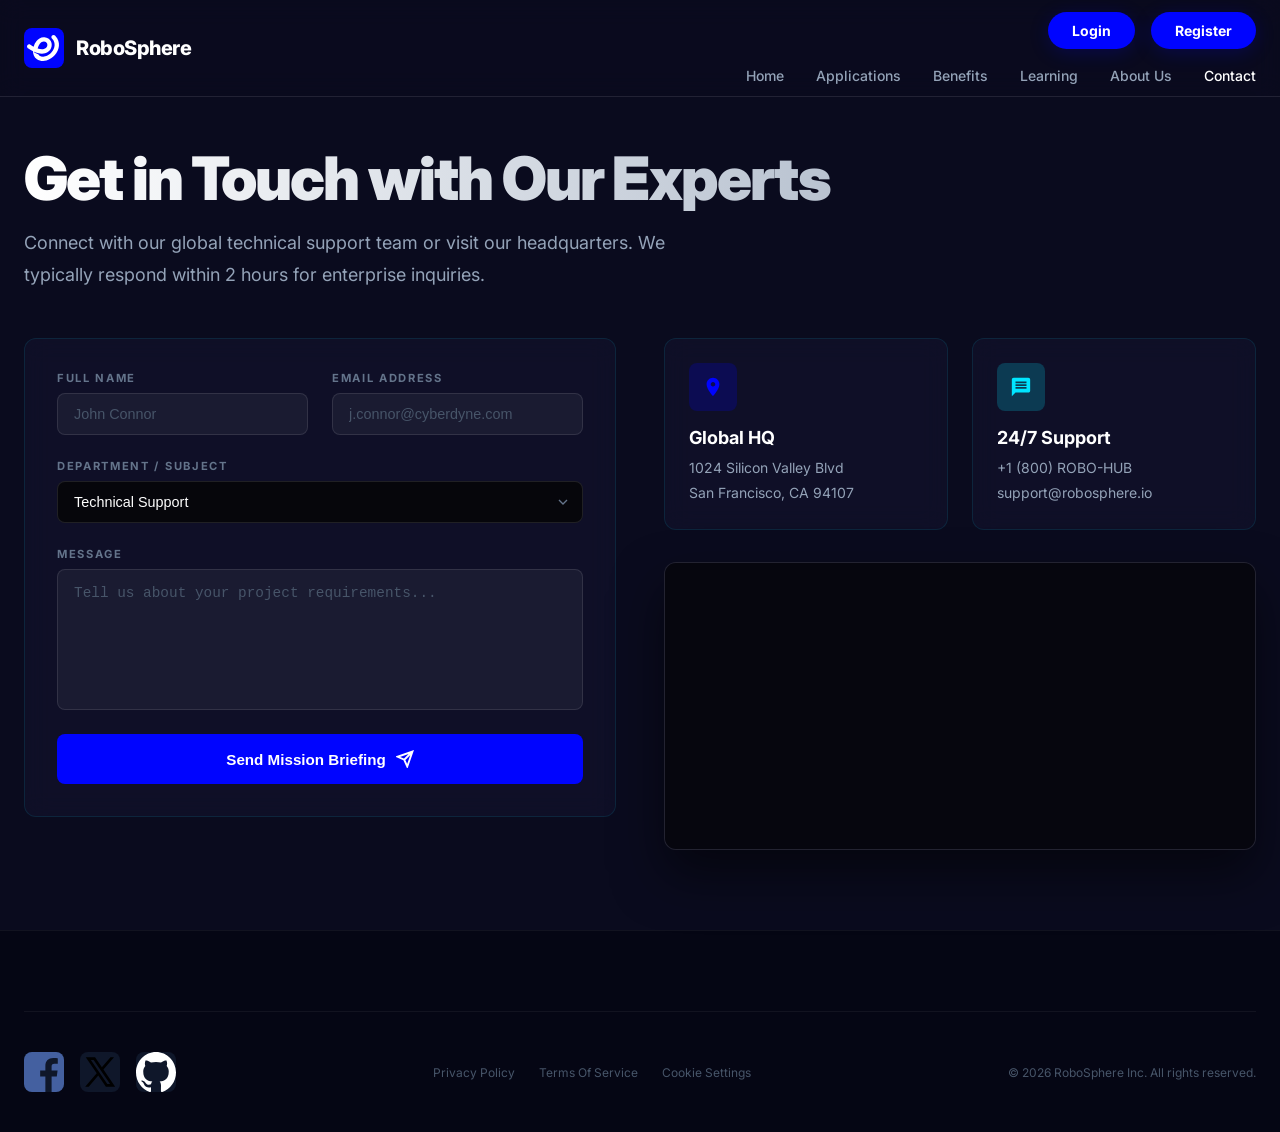
<file: contact.html>
<!doctype html>
<html lang="en">
<head>
    <meta charset="UTF-8"/>
    <meta name="viewport" content="width=device-width, initial-scale=1.0"/>
    <title>Contact Us</title>
    <link rel="shortcut icon" href="/images/favicon.ico" type="image/x-icon">
    <link
            href="https://fonts.googleapis.com/css2?family=Inter:wght@300;400;500;600;700;800;900&display=swap"
            rel="stylesheet"
    />
    <link rel="stylesheet" href="styles/style.css"/>
</head>
<body>
<header class="header glass-nav">
    <nav class="navbar">
        <a href="index.html" class="header-logo">
            <div class="logo-icon">
                <img src="/images/logo.svg" alt="RoboSphere logo"/>
            </div>
            <span class="logo-text">RoboSphere</span>
        </a>

        <div class="nav">
            <div class="btn-container">
                <a class="btn" href="login.html">Login</a>
                <a class="btn" href="register.html">Register</a>
            </div>

            <ul class="nav-links">
                <li class="nav-link">
                    <a href="index.html">Home</a>
                </li>
                <li class="nav-link">
                    <a href="applications.html">Applications</a>
                </li>
                <li class="nav-link">
                    <a href="benefits.html">Benefits</a>
                </li>
                <li class="nav-link">
                    <a href="learning.html">Learning</a>
                </li>
                <li class="nav-link">
                    <a href="about.html">About Us</a>
                </li>
                <li class="nav-link active">
                    <a href="contact.html">Contact</a>
                </li>
            </ul>
        </div>
    </nav>
</header>

<!-- ── Main ──────────────────────────────────────────── -->
<main class="contact-main">
    <!-- Page heading -->
    <div class="contact-heading">
        <h1 class="contact-title">Get in Touch with Our Experts</h1>
        <p class="contact-subtitle">
            Connect with our global technical support team or visit our
            headquarters. We typically respond within 2 hours for enterprise
            inquiries.
        </p>
    </div>

    <!-- Two-column layout -->
    <div class="contact-grid">
        <!-- ── LEFT: Contact Form ───────────────────────── -->
        <div class="glass-panel-contact">
            <form class="contact-form" action="#" method="POST">
                <!-- Name + Email row -->
                <div class="form-row-2">
                    <div class="form-field">
                        <label class="field-label" for="fullname">Full Name</label>
                        <input
                                class="field-input"
                                type="text"
                                id="fullname"
                                name="fullname"
                                placeholder="John Connor"
                        />
                    </div>
                    <div class="form-field">
                        <label class="field-label" for="cemail">Email Address</label>
                        <input
                                class="field-input"
                                type="email"
                                id="cemail"
                                name="email"
                                placeholder="j.connor@cyberdyne.com"
                        />
                    </div>
                </div>

                <!-- Department select -->
                <div class="form-field">
                    <label class="field-label" for="department"
                    >Department / Subject</label
                    >
                    <div class="select-wrap">
                        <select
                                class="field-input field-select"
                                id="department"
                                name="department"
                        >
                            <option>Technical Support</option>
                            <option>Sales Inquiry</option>
                            <option>Partnership Opportunities</option>
                            <option>Media Relations</option>
                        </select>
                        <svg
                                class="select-arrow"
                                viewBox="0 0 24 24"
                                fill="none"
                                stroke="currentColor"
                                stroke-width="2"
                        >
                            <path d="m6 9 6 6 6-6"/>
                        </svg>
                    </div>
                </div>

                <!-- Message textarea -->
                <div class="form-field">
                    <label class="field-label" for="message">Message</label>
                    <textarea
                            class="field-input field-textarea"
                            id="message"
                            name="message"
                            rows="5"
                            placeholder="Tell us about your project requirements..."
                    ></textarea>
                </div>

                <!-- Submit -->
                <button class="contact-submit" type="submit">
                    Send Mission Briefing
                    <svg
                            viewBox="0 0 24 24"
                            fill="none"
                            stroke="currentColor"
                            stroke-width="2.5"
                    >
                        <path d="M22 2 11 13M22 2 15 22 11 13 2 9l20-7z"/>
                    </svg>
                </button>
            </form>
        </div>

        <!-- ── RIGHT: Info cards + map ──────────────────── -->
        <div class="contact-info-col">
            <!-- Info cards row -->
            <div class="info-cards">
                <div class="info-card info-card-blue">
                    <div class="info-card-icon info-icon-blue">
                        <svg viewBox="0 0 24 24" fill="currentColor">
                            <path
                                    d="M12 2C8.13 2 5 5.13 5 9c0 5.25 7 13 7 13s7-7.75 7-13c0-3.87-3.13-7-7-7zm0 9.5c-1.38 0-2.5-1.12-2.5-2.5s1.12-2.5 2.5-2.5 2.5 1.12 2.5 2.5-1.12 2.5-2.5 2.5z"
                            />
                        </svg>
                    </div>
                    <h3 class="info-card-title">Global HQ</h3>
                    <p class="info-card-text">
                        1024 Silicon Valley Blvd<br/>
                        San Francisco, CA 94107
                    </p>
                </div>

                <div class="info-card info-card-cyan">
                    <div class="info-card-icon info-icon-cyan">
                        <svg viewBox="0 0 24 24" fill="currentColor">
                            <path
                                    d="M20 2H4c-1.1 0-2 .9-2 2v18l4-4h14c1.1 0 2-.9 2-2V4c0-1.1-.9-2-2-2zm-2 12H6v-2h12v2zm0-3H6V9h12v2zm0-3H6V6h12v2z"
                            />
                        </svg>
                    </div>
                    <h3 class="info-card-title">24/7 Support</h3>
                    <p class="info-card-text">
                        +1 (800) ROBO-HUB<br/>
                        support@robosphere.io
                    </p>
                </div>
            </div>

            <!-- Google Maps embed -->
            <div class="contact-map">
                <div class="embed-map-responsive">
                    <div class="embed-map-container">
                        <iframe
                                class="embed-map-frame"
                                src="https://maps.google.com/maps?width=600&height=400&hl=en&q=University%20of%20East%20london&t=&z=14&ie=UTF8&iwloc=B&output=embed"
                        ></iframe>
                        <div class="map-overlay"></div>
                    </div>
                </div>
            </div>
        </div>
    </div>
</main>
<!-- ── FOOTER ─────────────────────────────────────── -->
<footer class="footer">
    <div class="footer-bottom">
        <div class="socials">
            <a href="">
                <img
                        src="/images/facebook.svg"
                        alt="Facebook"
                        class="social-icon"
                />
            </a>
            <a href="">
                <img src="/images/x.svg" alt="Facebook" class="social-icon"/>
            </a>
            <a href="">
                <img src="/images/github.svg" alt="Facebook" class="social-icon"/>
            </a>
        </div>
        <div class="footer-bottom-links">
            <a href="#">Privacy Policy</a>
            <a href="#">Terms Of Service</a>
            <a href="#">Cookie Settings</a>
        </div>
        <p>
            &copy; <span id="year"></span> RoboSphere Inc. All rights reserved.
        </p>
    </div>
</footer>
</body>
<script>
    document.getElementById("year").textContent = new Date().getFullYear().toString();
</script>
</html>
</file>
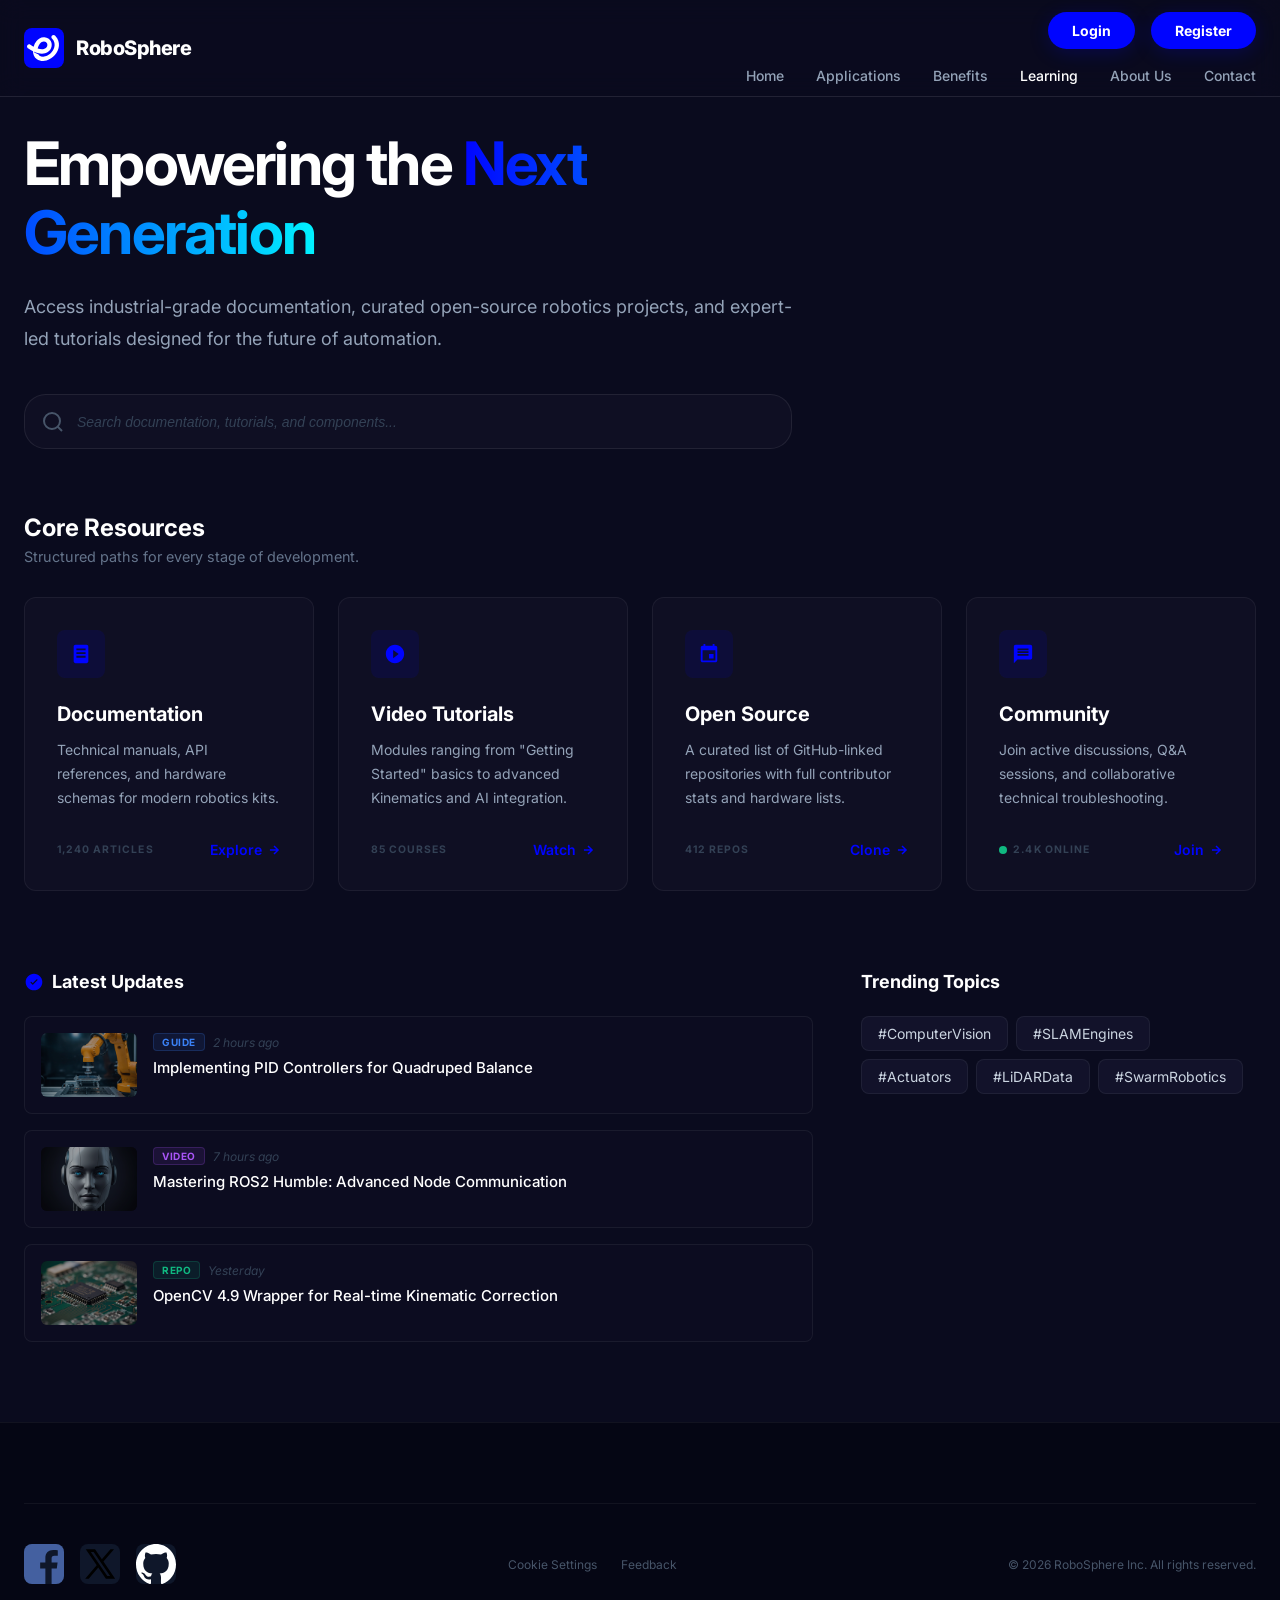
<file: learning.html>
<!doctype html>
<html lang="en">
<head>
    <meta charset="UTF-8"/>
    <meta name="viewport" content="width=device-width, initial-scale=1.0"/>
    <title>RoboSphere | Learning &amp; Resources</title>
    <link rel="shortcut icon" href="/images/favicon.ico" type="image/x-icon">
    <link
            href="https://fonts.googleapis.com/css2?family=Inter:wght@300;400;500;600;700;800;900&display=swap"
            rel="stylesheet"
    />
    <link rel="stylesheet" href="styles/style.css"/>
</head>
<body>
<header class="header glass-nav">
    <nav class="navbar">
        <a href="index.html" class="header-logo">
            <div class="logo-icon">
                <img src="/images/logo.svg" alt="RoboSphere logo"/>
            </div>
            <span class="logo-text">RoboSphere</span>
        </a>

        <div class="nav">
            <div class="btn-container">
                <a class="btn" href="login.html">Login</a>
                <a class="btn" href="register.html">Register</a>
            </div>

            <ul class="nav-links">
                <li class="nav-link">
                    <a href="index.html">Home</a>
                </li>
                <li class="nav-link">
                    <a href="applications.html">Applications</a>
                </li>
                <li class="nav-link">
                    <a href="benefits.html">Benefits</a>
                </li>
                <li class="nav-link active">
                    <a href="learning.html">Learning</a>
                </li>
                <li class="nav-link">
                    <a href="about.html">About Us</a>
                </li>
                <li class="nav-link">
                    <a href="contact.html">Contact</a>
                </li>
            </ul>
        </div>
    </nav>
</header>

<main class="learn-main">
    <!-- ── Hero ────────────────────────────────────────── -->
    <section class="learn-hero">
        <div class="learn-hero-text">
            <h1 class="learn-title">
                Empowering the
                <span class="gradient-text">Next Generation</span>
            </h1>
            <p class="learn-subtitle">
                Access industrial-grade documentation, curated open-source robotics
                projects, and expert-led tutorials designed for the future of
                automation.
            </p>
        </div>

        <!-- Search bar -->
        <div class="learn-search-wrap">
            <svg
                    class="learn-search-icon"
                    viewBox="0 0 24 24"
                    fill="none"
                    stroke="currentColor"
                    stroke-width="2"
            >
                <circle cx="11" cy="11" r="8"/>
                <path d="m21 21-4.35-4.35"/>
            </svg>
            <input
                    class="learn-search-input"
                    type="text"
                    placeholder="Search documentation, tutorials, and components..."
            />
        </div>
    </section>

    <!-- ── Resource Categories ─────────────────────────── -->
    <section class="learn-resources">
        <div class="learn-resources-header">
            <div>
                <h2 class="learn-resources-title">Core Resources</h2>
                <p class="learn-resources-sub">
                    Structured paths for every stage of development.
                </p>
            </div>
        </div>

        <div class="resource-grid">
            <!-- Documentation -->
            <div class="resource-card">
                <div class="resource-icon">
                    <svg viewBox="0 0 24 24" fill="currentColor">
                        <path
                                d="M18 2H6c-1.1 0-2 .9-2 2v16c0 1.1.9 2 2 2h12c1.1 0 2-.9 2-2V4c0-1.1-.9-2-2-2zm-1 14H7v-2h10v2zm0-4H7v-2h10v2zm0-4H7V6h10v2z"
                        />
                    </svg>
                </div>
                <h3 class="resource-title">Documentation</h3>
                <p class="resource-desc">
                    Technical manuals, API references, and hardware schemas for modern
                    robotics kits.
                </p>
                <div class="resource-footer">
                    <span class="resource-count">1,240 Articles</span>
                    <a class="resource-link" href="#">
                        Explore
                        <svg
                                viewBox="0 0 24 24"
                                fill="none"
                                stroke="currentColor"
                                stroke-width="2.5"
                        >
                            <path d="M5 12h14M12 5l7 7-7 7"/>
                        </svg>
                    </a>
                </div>
            </div>

            <!-- Video Tutorials -->
            <div class="resource-card">
                <div class="resource-icon">
                    <svg viewBox="0 0 24 24" fill="currentColor">
                        <path
                                d="M12 2C6.48 2 2 6.48 2 12s4.48 10 10 10 10-4.48 10-10S17.52 2 12 2zm-2 14.5v-9l6 4.5-6 4.5z"
                        />
                    </svg>
                </div>
                <h3 class="resource-title">Video Tutorials</h3>
                <p class="resource-desc">
                    Modules ranging from "Getting Started" basics to advanced
                    Kinematics and AI integration.
                </p>
                <div class="resource-footer">
                    <span class="resource-count">85 Courses</span>
                    <a class="resource-link" href="#">
                        Watch
                        <svg
                                viewBox="0 0 24 24"
                                fill="none"
                                stroke="currentColor"
                                stroke-width="2.5"
                        >
                            <path d="M5 12h14M12 5l7 7-7 7"/>
                        </svg>
                    </a>
                </div>
            </div>

            <!-- Open Source -->
            <div class="resource-card">
                <div class="resource-icon">
                    <svg viewBox="0 0 24 24" fill="currentColor">
                        <path
                                d="M17 12h-5v5h5v-5zM16 1v2H8V1H6v2H5c-1.11 0-1.99.9-1.99 2L3 19c0 1.1.89 2 2 2h14c1.1 0 2-.9 2-2V5c0-1.1-.9-2-2-2h-1V1h-2zm3 18H5V8h14v11z"
                        />
                    </svg>
                </div>
                <h3 class="resource-title">Open Source</h3>
                <p class="resource-desc">
                    A curated list of GitHub-linked repositories with full contributor
                    stats and hardware lists.
                </p>
                <div class="resource-footer">
                    <span class="resource-count">412 Repos</span>
                    <a class="resource-link" href="#">
                        Clone
                        <svg
                                viewBox="0 0 24 24"
                                fill="none"
                                stroke="currentColor"
                                stroke-width="2.5"
                        >
                            <path d="M5 12h14M12 5l7 7-7 7"/>
                        </svg>
                    </a>
                </div>
            </div>

            <!-- Community -->
            <div class="resource-card">
                <div class="resource-icon">
                    <svg viewBox="0 0 24 24" fill="currentColor">
                        <path
                                d="M20 2H4c-1.1 0-2 .9-2 2v18l4-4h14c1.1 0 2-.9 2-2V4c0-1.1-.9-2-2-2zm-2 12H6v-2h12v2zm0-3H6V9h12v2zm0-3H6V6h12v2z"
                        />
                    </svg>
                </div>
                <h3 class="resource-title">Community</h3>
                <p class="resource-desc">
                    Join active discussions, Q&amp;A sessions, and collaborative
                    technical troubleshooting.
                </p>
                <div class="resource-footer">
              <span class="resource-online">
                <span class="online-dot"></span>
                2.4k Online
              </span>
                    <a class="resource-link" href="#">
                        Join
                        <svg
                                viewBox="0 0 24 24"
                                fill="none"
                                stroke="currentColor"
                                stroke-width="2.5"
                        >
                            <path d="M5 12h14M12 5l7 7-7 7"/>
                        </svg>
                    </a>
                </div>
            </div>
        </div>
    </section>

    <div class="learn-bottom-grid">
        <!-- Latest Updates -->
        <div class="learn-updates">
            <h3 class="learn-section-title">
                <svg
                        viewBox="0 0 24 24"
                        fill="currentColor"
                        xmlns="http://www.w3.org/2000/svg"
                >
                    <g id="SVGRepo_bgCarrier" stroke-width="0"/>

                    <g
                            id="SVGRepo_tracerCarrier"
                            stroke-linecap="round"
                            stroke-linejoin="round"
                    />

                    <g id="SVGRepo_iconCarrier">
                        <path
                                fill-rule="evenodd"
                                clip-rule="evenodd"
                                d="M22 12C22 17.5228 17.5228 22 12 22C6.47715 22 2 17.5228 2 12C2 6.47715 6.47715 2 12 2C17.5228 2 22 6.47715 22 12ZM16.0303 8.96967C16.3232 9.26256 16.3232 9.73744 16.0303 10.0303L11.0303 15.0303C10.7374 15.3232 10.2626 15.3232 9.96967 15.0303L7.96967 13.0303C7.67678 12.7374 7.67678 12.2626 7.96967 11.9697C8.26256 11.6768 8.73744 11.6768 9.03033 11.9697L10.5 13.4393L12.7348 11.2045L14.9697 8.96967C15.2626 8.67678 15.7374 8.67678 16.0303 8.96967Z"
                                fill="#0004ff"
                        />
                    </g>
                </svg>
                Latest Updates
            </h3>

            <ol class="updates-list">
                <li class="update-item">
                    <div class="update-thumb">
                        <img
                                src="/images/pid-controller.png"
                                alt="Industrial robotic arm working on microchips"
                        />
                    </div>
                    <div class="update-body">
                        <div class="update-meta">
                            <span class="update-tag tag-blue">GUIDE</span>
                            <span class="update-time">2 hours ago</span>
                        </div>
                        <h4 class="update-title">
                            Implementing PID Controllers for Quadruped Balance
                        </h4>
                    </div>
                </li>

                <li class="update-item">
                    <div class="update-thumb">
                        <img
                                src="/images/ros2.png"
                                alt="Futuristic robot face looking forward"
                        />
                    </div>
                    <div class="update-body">
                        <div class="update-meta">
                            <span class="update-tag tag-purple">VIDEO</span>
                            <span class="update-time">7 hours ago</span>
                        </div>
                        <h4 class="update-title">
                            Mastering ROS2 Humble: Advanced Node Communication
                        </h4>
                    </div>
                </li>

                <li class="update-item">
                    <div class="update-thumb">
                        <img
                                src="/images/opencv.png"
                                alt="Circuit board close up macro shot"
                        />
                    </div>
                    <div class="update-body">
                        <div class="update-meta">
                            <span class="update-tag tag-green">REPO</span>
                            <span class="update-time">Yesterday</span>
                        </div>
                        <h4 class="update-title">
                            OpenCV 4.9 Wrapper for Real-time Kinematic Correction
                        </h4>
                    </div>
                </li>
            </ol>
        </div>

        <!-- Sidebar: Trending + Cert -->
        <aside class="learn-sidebar">
            <h3 class="learn-section-title" style="margin-bottom: 1.5rem">
                Trending Topics
            </h3>

            <div class="trending-tags">
                <a class="trend-tag" href="#">#ComputerVision</a>
                <a class="trend-tag" href="#">#SLAMEngines</a>
                <a class="trend-tag" href="#">#Actuators</a>
                <a class="trend-tag" href="#">#LiDARData</a>
                <a class="trend-tag" href="#">#SwarmRobotics</a>
            </div>
        </aside>
    </div>
</main>
<!-- ── FOOTER ─────────────────────────────────────── -->
<footer class="footer">
    <div class="footer-bottom">
        <div class="socials">
            <a href="">
                <img
                        src="/images/facebook.svg"
                        alt="Facebook"
                        class="social-icon"
                />
            </a>
            <a href="">
                <img src="/images/x.svg" alt="Facebook" class="social-icon"/>
            </a>
            <a href="">
                <img src="/images/github.svg" alt="Facebook" class="social-icon"/>
            </a>
        </div>
        <div class="footer-bottom-links">
            <a href="#">Cookie Settings</a>
            <a href="#">Feedback</a>
        </div>
        <p>&copy; 2026 RoboSphere Inc. All rights reserved.</p>
    </div>
</footer>
</body>
</html>
</file>
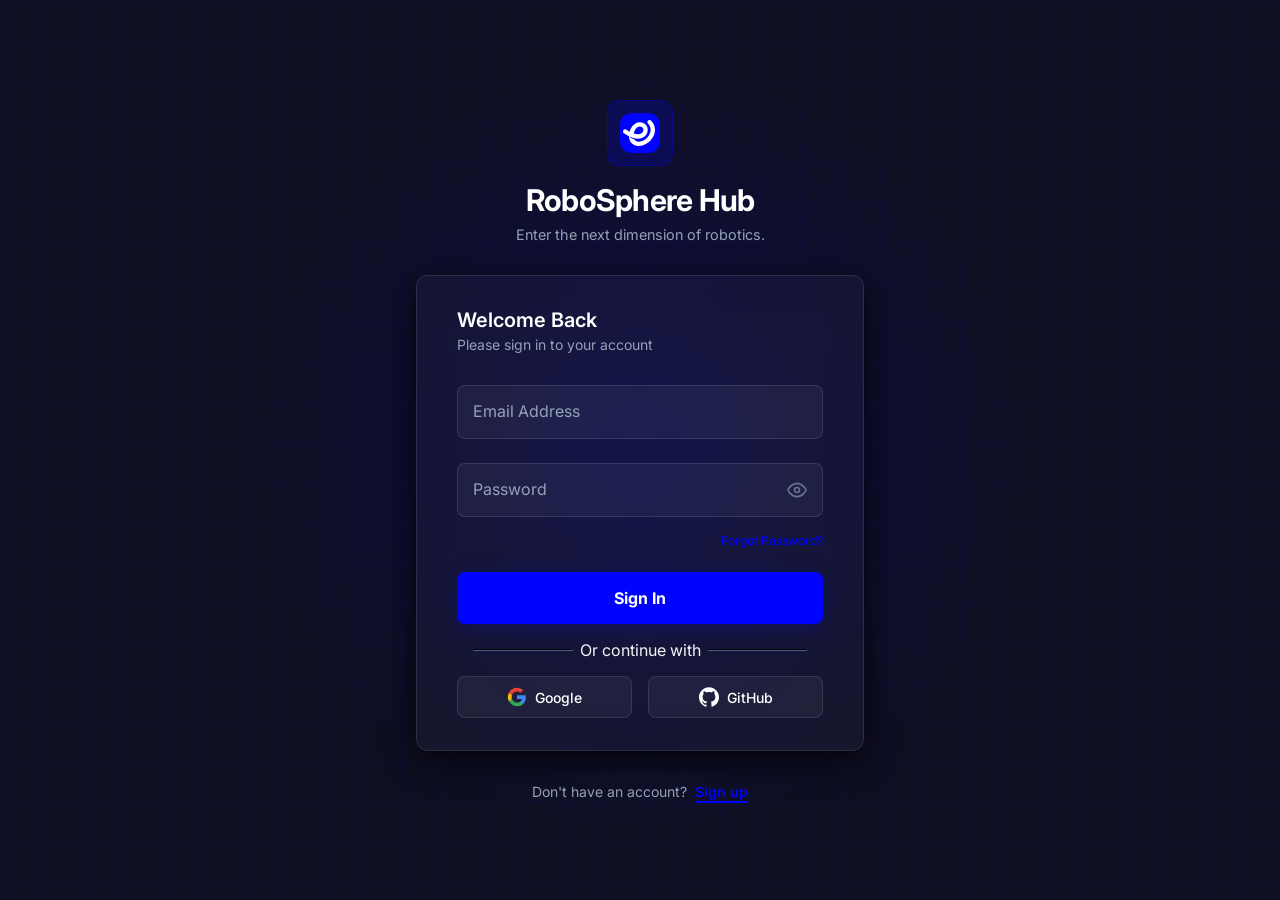
<file: login.html>
<!doctype html>
<html lang="en">
<head>
    <meta charset="UTF-8"/>
    <meta name="viewport" content="width=device-width, initial-scale=1.0"/>
    <title>RoboSphere | Sign In</title>
    <link rel="shortcut icon" href="/images/favicon.ico" type="image/x-icon">
    <link
            href="https://fonts.googleapis.com/css2?family=Inter:wght@300;400;500;600;700;800&display=swap"
            rel="stylesheet"
    />
    <link rel="stylesheet" href="/styles/auth.css"/>
</head>

<body>
<div class="container">
    <!-- ── Logo ─────────────────────────────────────── -->
    <div class="logo-block">
        <a href="index.html" class="logo-icon-wrap">
            <img src="/images/logo.svg" alt="RoboSphere logo"/>
        </a>
        <h1>RoboSphere Hub</h1>
        <p>Enter the next dimension of robotics.</p>
    </div>

    <!-- ── Glass Card ────────────────────────────────── -->
    <div class="card">
        <div class="card-heading">
            <h2>Welcome Back</h2>
            <p>Please sign in to your account</p>
        </div>

        <form class="form" method="POST" id="loginForm">
            <!-- Email -->
            <div class="field">
                <input
                        type="email"
                        id="email"
                        name="email"
                        placeholder=" "
                        required
                        autocomplete="email"
                />
                <label for="email">Email Address</label>
            </div>

            <!-- Password -->
            <div class="field field-pw">
                <input
                        type="password"
                        id="password"
                        name="password"
                        placeholder=" "
                        required
                />
                <label for="password">Password</label>
                <button
                        class="pw-toggle"
                        type="button"
                        aria-label="Toggle password visibility"
                        onclick="togglePassword(this)"
                >
                    <!-- Eye icon -->
                    <svg
                            viewBox="0 0 24 24"
                            fill="none"
                            stroke="currentColor"
                            stroke-width="2"
                    >
                        <path d="M1 12s4-8 11-8 11 8 11 8-4 8-11 8-11-8-11-8z"/>
                        <circle cx="12" cy="12" r="3"/>
                    </svg>
                </button>
            </div>

            <!-- Forgot password -->
            <div class="forgot-row">
                <a class="forgot-link" href="#">Forgot Password?</a>
            </div>

            <!-- Submit -->
            <button class="btn-submit" onclick="login()">Sign In</button>
        </form>

        <!-- Divider -->
        <div class="divider">
            <hr/>
            <span>Or continue with</span>
            <hr/>
        </div>

        <!-- Social -->
        <div class="social-grid">
            <a href="https://google.com" class="btn-social">
                <!-- Google G -->
                <svg viewBox="0 0 24 24" xmlns="http://www.w3.org/2000/svg">
                    <path
                            d="M22.56 12.25c0-.78-.07-1.53-.2-2.25H12v4.26h5.92c-.26 1.37-1.04 2.53-2.21 3.31v2.77h3.57c2.08-1.92 3.28-4.74 3.28-8.09z"
                            fill="#4285F4"
                    />
                    <path
                            d="M12 23c2.97 0 5.46-.98 7.28-2.66l-3.57-2.77c-.98.66-2.23 1.06-3.71 1.06-2.86 0-5.29-1.93-6.16-4.53H2.18v2.84C3.99 20.53 7.7 23 12 23z"
                            fill="#34A853"
                    />
                    <path
                            d="M5.84 14.09c-.22-.66-.35-1.36-.35-2.09s.13-1.43.35-2.09V7.07H2.18C1.43 8.55 1 10.22 1 12s.43 3.45 1.18 4.93l3.66-2.84z"
                            fill="#FBBC05"
                    />
                    <path
                            d="M12 5.38c1.62 0 3.06.56 4.21 1.64l3.15-3.15C17.45 2.09 14.97 1 12 1 7.7 1 3.99 3.47 2.18 7.07l3.66 2.84c.87-2.6 3.3-4.53 6.16-4.53z"
                            fill="#EA4335"
                    />
                </svg>
                Google
            </a>
            <a href="https://github.com" class="btn-social">
                <!-- GitHub mark -->
                <svg viewBox="0 0 24 24" fill="currentColor">
                    <path
                            d="M12 .297c-6.63 0-12 5.373-12 12 0 5.303 3.438 9.8 8.205 11.385.6.113.82-.258.82-.577 0-.285-.01-1.04-.015-2.04-3.338.724-4.042-1.61-4.042-1.61C4.422 18.07 3.633 17.7 3.633 17.7c-1.087-.744.084-.729.084-.729 1.205.084 1.838 1.236 1.838 1.236 1.07 1.835 2.809 1.305 3.495.998.108-.776.417-1.305.76-1.605-2.665-.3-5.466-1.332-5.466-5.93 0-1.31.465-2.38 1.235-3.22-.135-.303-.54-1.523.105-3.176 0 0 1.005-.322 3.3 1.23.96-.267 1.98-.399 3-.405 1.02.006 2.04.138 3 .405 2.28-1.552 3.285-1.23 3.285-1.23.645 1.653.24 2.873.12 3.176.765.84 1.23 1.91 1.23 3.22 0 4.61-2.805 5.625-5.475 5.92.42.36.81 1.096.81 2.22 0 1.606-.015 2.896-.015 3.286 0 .315.21.69.825.57C20.565 22.092 24 17.592 24 12.297c0-6.627-5.373-12-12-12"
                    />
                </svg>
                GitHub
            </a>
        </div>
    </div>

    <!-- Sign up link -->
    <p class="auth-row">
        Don't have an account?
        <a href="register.html">Sign up</a>
    </p>
</div>

<script src="script.js"></script>
</body>
</html>
</file>
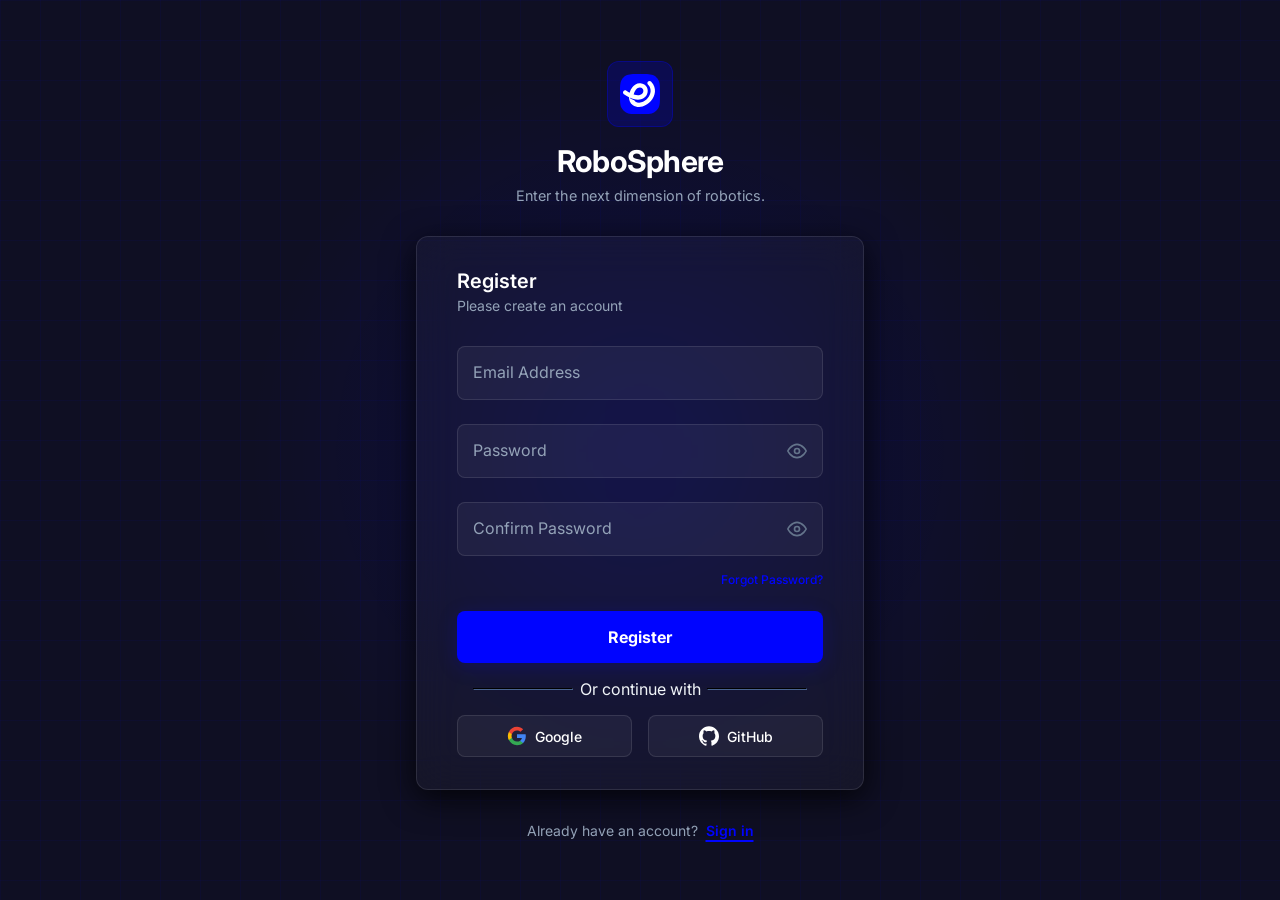
<file: register.html>
<!doctype html>
<html lang="en">
<head>
    <meta charset="UTF-8"/>
    <meta name="viewport" content="width=device-width, initial-scale=1.0"/>
    <title>RoboSphere | Register</title>
    <link rel="shortcut icon" href="/images/favicon.ico" type="image/x-icon">
    <link
            href="https://fonts.googleapis.com/css2?family=Inter:wght@300;400;500;600;700;800&display=swap"
            rel="stylesheet"
    />
    <link rel="stylesheet" href="/styles/auth.css"/>
</head>

<body>
<div class="container">
    <!-- ── Logo ─────────────────────────────────────── -->
    <div class="logo-block">
        <a href="index.html" class="logo-icon-wrap">
            <img src="/images/logo.svg" alt="RoboSphere logo"/>
        </a>
        <h1>RoboSphere</h1>
        <p>Enter the next dimension of robotics.</p>
    </div>

    <!-- ── Glass Card ────────────────────────────────── -->
    <div class="card">
        <div class="card-heading">
            <h2>Register</h2>
            <p>Please create an account</p>
        </div>

        <form class="form" method="POST" id="registerForm">
            <!-- Email -->
            <div class="field">
                <input
                        type="email"
                        id="email"
                        name="email"
                        placeholder=" "
                        required
                        autocomplete="email"
                />
                <label for="email">Email Address</label>
            </div>

            <!-- Password -->
            <div class="field field-pw">
                <input
                        type="password"
                        id="password"
                        name="password"
                        placeholder=" "
                        required
                />
                <label for="password">Password</label>
                <button
                        class="pw-toggle"
                        type="button"
                        aria-label="Toggle password visibility"
                        onclick="togglePassword(this)"
                >
                    <!-- Eye icon -->
                    <svg
                            viewBox="0 0 24 24"
                            fill="none"
                            stroke="currentColor"
                            stroke-width="2"
                    >
                        <path d="M1 12s4-8 11-8 11 8 11 8-4 8-11 8-11-8-11-8z"/>
                        <circle cx="12" cy="12" r="3"/>
                    </svg>
                </button>
            </div>

            <!--Confirm Password -->
            <div class="field field-pw">
                <input
                        type="password"
                        id="confirmPassword"
                        name="confirmPassword"
                        placeholder=" "
                        required
                />
                <label for="confirmPassword">Confirm Password</label>
                <button
                        class="pw-toggle"
                        type="button"
                        aria-label="Toggle password visibility"
                        onclick="togglePassword(this)"
                >
                    <!-- Eye icon -->
                    <svg
                            viewBox="0 0 24 24"
                            fill="none"
                            stroke="currentColor"
                            stroke-width="2"
                    >
                        <path d="M1 12s4-8 11-8 11 8 11 8-4 8-11 8-11-8-11-8z"/>
                        <circle cx="12" cy="12" r="3"/>
                    </svg>
                </button>
            </div>

            <!-- Forgot password -->
            <div class="forgot-row">
                <a class="forgot-link" href="#">Forgot Password?</a>
            </div>

            <!-- Submit -->
            <button class="btn-submit" onclick="register()">Register</button>
        </form>

        <!-- Divider -->
        <div class="divider">
            <hr/>
            <span>Or continue with</span>
            <hr/>
        </div>

        <!-- Social -->
        <div class="social-grid">
            <a href="https://google.com" class="btn-social">
                <!-- Google G -->
                <svg viewBox="0 0 24 24" xmlns="http://www.w3.org/2000/svg">
                    <path
                            d="M22.56 12.25c0-.78-.07-1.53-.2-2.25H12v4.26h5.92c-.26 1.37-1.04 2.53-2.21 3.31v2.77h3.57c2.08-1.92 3.28-4.74 3.28-8.09z"
                            fill="#4285F4"
                    />
                    <path
                            d="M12 23c2.97 0 5.46-.98 7.28-2.66l-3.57-2.77c-.98.66-2.23 1.06-3.71 1.06-2.86 0-5.29-1.93-6.16-4.53H2.18v2.84C3.99 20.53 7.7 23 12 23z"
                            fill="#34A853"
                    />
                    <path
                            d="M5.84 14.09c-.22-.66-.35-1.36-.35-2.09s.13-1.43.35-2.09V7.07H2.18C1.43 8.55 1 10.22 1 12s.43 3.45 1.18 4.93l3.66-2.84z"
                            fill="#FBBC05"
                    />
                    <path
                            d="M12 5.38c1.62 0 3.06.56 4.21 1.64l3.15-3.15C17.45 2.09 14.97 1 12 1 7.7 1 3.99 3.47 2.18 7.07l3.66 2.84c.87-2.6 3.3-4.53 6.16-4.53z"
                            fill="#EA4335"
                    />
                </svg>
                Google
            </a>
            <a href="https://github.com" class="btn-social">
                <!-- GitHub mark -->
                <svg viewBox="0 0 24 24" fill="currentColor">
                    <path
                            d="M12 .297c-6.63 0-12 5.373-12 12 0 5.303 3.438 9.8 8.205 11.385.6.113.82-.258.82-.577 0-.285-.01-1.04-.015-2.04-3.338.724-4.042-1.61-4.042-1.61C4.422 18.07 3.633 17.7 3.633 17.7c-1.087-.744.084-.729.084-.729 1.205.084 1.838 1.236 1.838 1.236 1.07 1.835 2.809 1.305 3.495.998.108-.776.417-1.305.76-1.605-2.665-.3-5.466-1.332-5.466-5.93 0-1.31.465-2.38 1.235-3.22-.135-.303-.54-1.523.105-3.176 0 0 1.005-.322 3.3 1.23.96-.267 1.98-.399 3-.405 1.02.006 2.04.138 3 .405 2.28-1.552 3.285-1.23 3.285-1.23.645 1.653.24 2.873.12 3.176.765.84 1.23 1.91 1.23 3.22 0 4.61-2.805 5.625-5.475 5.92.42.36.81 1.096.81 2.22 0 1.606-.015 2.896-.015 3.286 0 .315.21.69.825.57C20.565 22.092 24 17.592 24 12.297c0-6.627-5.373-12-12-12"
                    />
                </svg>
                GitHub
            </a>
        </div>
    </div>

    <!-- Sign up link -->
    <p class="auth-row">
        Already have an account?
        <a href="login.html">Sign in</a>
    </p>
</div>

<script src="script.js"></script>
</body>
</html>
</file>
<file: styles/style.css>
:root {
    --primary-text: #ffffff;
    --secondary-text: #94a3b8;
    --muted-text: #64748b;
    --glow-effects: rgba(5, 10, 36, 0.6);
    --primary-color: #0004ff;
    --accent-color: #00f2ff;
    --background-light: #f5f5f8;
    --background-dark: #0a0b1e;
    --card-dark: rgba(25, 27, 58, 0.6);
    --footer-bg: #050614;
}

*,
::after,
::before {
    box-sizing: border-box;
    padding: 0;
    margin: 0;
}

html {
    scroll-behavior: smooth;
}

body {
    font-family: "Inter", sans-serif;
    color: var(--primary-text);
    background: var(--background-dark);
    min-height: 100vh;
    width: 100%;
    overflow-x: hidden;
}

a {
    text-decoration: none;
    color: var(--primary-text);
}

.header {
    position: sticky;
    width: 100%;
    top: 0;
    z-index: 50;
    padding: 8px 0;
}

.nav {
    display: flex;
    flex-direction: column;
    gap: 1rem;
}

.glass-nav {
    background: rgba(10, 11, 30, 0.7);
    backdrop-filter: blur(12px);
    -webkit-backdrop-filter: blur(12px);
    border-bottom: 1px solid rgba(255, 255, 255, 0.1);
}

.navbar {
    max-width: 88rem;
    margin: 0 auto;
    padding: 0 1.5rem;
    height: 5rem;
    display: flex;
    align-items: center;
    justify-content: space-between;
}

.header-logo {
    display: flex;
    align-items: center;
    gap: 0.75rem;
}

.header-logo .logo-icon {
    width: 2.5rem;
    height: 2.5rem;
    background: var(--primary-color);
    border-radius: 0.5rem;
    display: flex;
    align-items: center;
    justify-content: center;
    flex-shrink: 0;
}

.header-logo .logo-text {
    font-size: 1.25rem;
    font-weight: 800;
    letter-spacing: -0.025em;
    color: #ffffff;
}

.header-logo .logo-text span {
    color: var(--accent-color);
}

.nav-links {
    display: none;
    list-style: none;
    align-items: center;
    gap: 2rem;
}

.nav-links .nav-link a {
    font-size: 0.875rem;
    font-weight: 500;
    color: var(--secondary-text);
    transition: color 0.2s;
}

.nav-links .nav-link a:hover,
.nav-links .nav-link.active a {
    color: var(--accent-color);
}

.nav-links .nav-link.active a {
    color: #ffffff;
}

.btn-container {
    display: flex;
    justify-content: flex-end;
    width: 100%;
    gap: 1rem;
}

.btn-link {
    font-size: 0.875rem;
    font-weight: 600;
    color: var(--primary-text);
    transition: color 0.2s;
    display: none;
}

.btn-link:hover {
    color: var(--accent-color);
}

.btn {
    background: var(--primary-color);
    color: #ffffff;
    padding: 0.625rem 1.5rem;
    border-radius: 1.5rem;
    font-size: 0.875rem;
    font-weight: 700;
    transition: background 0.2s,
    box-shadow 0.2s;
    box-shadow: 0 4px 20px rgba(0, 4, 255, 0.2);
    border: none;
    cursor: pointer;
}

.btn:hover {
    background: rgba(0, 4, 255, 0.8);
}

@media (min-width: 1024px) {
    .nav-links {
        display: flex;
    }

    .btn-link {
        display: block;
    }
}

/* ─── HERO ───────────────────────────────────────────── */

.hero {
    position: relative;
    width: 100%;
    min-height: 700px;
    display: flex;
    align-items: center;
    justify-content: center;
    overflow: hidden;
}

.hero-bg {
    position: absolute;
    inset: 0;
    z-index: 0;
}

.hero-bg img {
    width: 100%;
    height: 100%;
    object-fit: cover;
    opacity: 0.4;
}

.hero-bg .hero-gradient {
    position: absolute;
    inset: 0;
    background: radial-gradient(
            circle at center,
            rgba(0, 4, 255, 0.15) 0%,
            rgba(10, 11, 30, 0.95) 100%
    );
}

.hero-content {
    position: relative;
    z-index: 10;
    max-width: 43rem;
    padding: 0 1.5rem;
    text-align: center;
}

/* ping dot */
.ping-dot {
    position: relative;
    display: flex;
    width: 0.5rem;
    height: 0.5rem;
}

.ping-dot .ring {
    position: absolute;
    inset: 0;
    border-radius: 100%;
    background: var(--accent-color);
    opacity: 0.75;
    animation: ping 1.5s cubic-bezier(0, 0, 0.2, 1) infinite;
}

.ping-dot .dot {
    position: relative;
    width: 0.5rem;
    height: 0.5rem;
    border-radius: 100%;
    background: var(--accent-color);
}

@keyframes ping {
    75%,
    100% {
        transform: scale(2);
        opacity: 0;
    }
}

.hero-title {
    font-size: clamp(3rem, 5vw, 4rem);
    font-weight: 900;
    color: #ffffff;
    line-height: 1.1;
    letter-spacing: -0.025em;
    margin-bottom: 2rem;
}

.gradient-text {
    background: linear-gradient(
            to right,
            var(--primary-color),
            var(--accent-color)
    );
    -webkit-background-clip: text;
    background-clip: text;
    color: transparent;
}

.hero-subtitle {
    font-size: 1.05rem;
    color: #cbd5e1;
    max-width: 30rem;
    margin: 0 auto 2.5rem;
    line-height: 1.75;
    font-weight: 300;
}

.hero-actions {
    display: flex;
    font-size: clamp(1.8rem, 3vw, 2rem);
    flex-direction: column;
    align-items: center;
    justify-content: center;
    gap: 1rem;
}

.btn-primary {
    width: 100%;
    padding: 1rem 2.5rem;
    background: linear-gradient(to right, var(--primary-color), #4d00ff);
    color: #ffffff;
    font-weight: 700;
    border-radius: 0.75rem;
    border: none;
    cursor: pointer;
    font-size: 1rem;
    box-shadow: 0 25px 50px rgba(0, 4, 255, 0.4);
    transition: transform 0.2s;
}

.btn-primary:hover {
    transform: scale(1.05);
}

.btn-secondary {
    width: 100%;
    padding: 1rem 2.5rem;
    border: 2px solid #334155;
    color: #ffffff;
    font-weight: 700;
    border-radius: 0.75rem;
    background: transparent;
    cursor: pointer;
    font-size: 1rem;
    transition: border-color 0.2s,
    background 0.2s;
    display: flex;
    align-items: center;
    justify-content: center;
    gap: 0.5rem;
}

.btn-secondary:hover {
    border-color: var(--accent-color);
    background: rgba(0, 242, 255, 0.05);
}

.btn-secondary .arrow {
    display: inline-block;
    transition: transform 0.2s;
}

.btn-secondary:hover .arrow {
    transform: translateX(4px);
}

@media (min-width: 640px) {
    .hero-actions {
        flex-direction: row;
    }

    .btn-primary,
    .btn-secondary {
        width: auto;
    }
}

/* ─── GLASS CARD ─────────────────────────────────────── */

.glass-card {
    background: rgba(25, 27, 58, 0.4);
    backdrop-filter: blur(8px);
    -webkit-backdrop-filter: blur(8px);
    border: 1px solid rgba(255, 255, 255, 0.05);
    transition: all 0.3s ease;
}

.glass-card:hover {
    border-color: var(--primary-color);
    box-shadow: 0 0 20px rgba(0, 4, 255, 0.3);
    transform: translateY(-4px);
}

/* ─── STATS ──────────────────────────────────────────── */

.stats-section {
    position: relative;
    z-index: 20;
    margin-top: -3rem;
    padding: 0 1.75rem;
}

.stats-cards {
    margin: 0 auto;
    display: flex;
    flex-direction: column;
    gap: 1.5rem;
}

.stat-card {
    padding: 1rem;
    border-radius: 1rem;
    text-align: center;
}

.stat-number {
    font-size: clamp(1.2rem, 2vw, 1.75rem);
    font-weight: 900;
    color: #ffffff;
    margin-bottom: 0.5rem;
}

.stat-label {
    color: var(--accent-color);
    font-size: 0.75rem;
    font-weight: 700;
    text-transform: uppercase;
    letter-spacing: 0.15em;
}

@media (min-width: 768px) {
    .stats-cards {
        flex-direction: row;
    }
}

/* ─── FEATURES ───────────────────────────────────────── */

.features-section {
    padding: 6rem 1.5rem;
    max-width: 88rem;
    margin: 0 auto;
}

.features-header {
    display: flex;
    flex-direction: column;
    justify-content: space-between;
    margin-bottom: 4rem;
    gap: 1.5rem;
}

.features-header-left {
    max-width: 40rem;
}

.section-eyebrow {
    color: var(--accent-color);
    font-weight: 700;
    font-size: 0.75rem;
    text-transform: uppercase;
    letter-spacing: 0.2em;
    margin-bottom: 1rem;
}

.section-title {
    font-size: clamp(2rem, 4vw, 3rem);
    font-weight: 800;
    color: #ffffff;
    line-height: 1.2;
}

.features-header-desc {
    color: var(--secondary-text);
    max-width: 20rem;
    font-size: 0.95rem;
    line-height: 1.6;
    align-self: flex-end;
}

@media (min-width: 768px) {
    .features-header {
        flex-direction: row;
        align-items: flex-end;
    }
}

.features-cards {
    display: flex;
    align-items: center;
    flex-direction: column;
    gap: 2rem;
}

@media (min-width: 768px) {
    .features-cards {
        flex-direction: row;
    }
}

.feature-card {
    padding: 2.5rem;
    border-radius: 1.5rem;
    position: relative;
    overflow: hidden;
}

.feature-card .card-glow {
    position: absolute;
    top: -2.5rem;
    right: -2.5rem;
    width: 8rem;
    height: 8rem;
    border-radius: 100%;
    filter: blur(3rem);
    transition: opacity 0.3s;
}

.feature-card.card-blue .card-glow {
    background: rgba(0, 4, 255, 0.1);
}

.feature-card.card-cyan .card-glow {
    background: rgba(0, 242, 255, 0.1);
}

.feature-card.card-purple .card-glow {
    background: rgba(168, 85, 247, 0.1);
}

.feature-card:hover .card-glow {
    opacity: 2;
}

.card-icon {
    width: 3.5rem;
    height: 3.5rem;
    border-radius: 1rem;
    display: flex;
    align-items: center;
    justify-content: center;
    margin-bottom: 2rem;
}

.feature-card.card-blue .card-icon {
    background: rgba(0, 4, 255, 0.2);
    border: 1px solid rgba(0, 4, 255, 0.3);
    color: var(--primary-color);
}

.feature-card.card-cyan .card-icon {
    background: rgba(0, 242, 255, 0.2);
    border: 1px solid rgba(0, 242, 255, 0.3);
    color: var(--accent-color);
}

.feature-card.card-purple .card-icon {
    background: rgba(168, 85, 247, 0.2);
    border: 1px solid rgba(168, 85, 247, 0.3);
    color: #c084fc;
}

.card-icon img {
    width: 1.75rem;
    height: 1.75rem;
}

.card-icon svg {
    width: 1.75rem;
    height: 1.75rem;
}

.card-title {
    font-size: clamp(1rem, 2.5vw, 1.5rem);
    font-weight: 700;
    color: #ffffff;
    margin-bottom: 1rem;
}

.card-desc {
    font-size: clamp(0.75rem, 2.5vw, 1rem);;
    color: var(--secondary-text);
    line-height: 1.75;
}

.card-link {
    display: inline-flex;
    align-items: center;
    margin-top: 2rem;
    font-weight: 700;
    font-size: 0.75rem;
    letter-spacing: 0.05em;
    transition: color 0.2s;
    gap: 0.5rem;
}

.feature-card.card-blue .card-link {
    color: var(--primary-color);
}

.feature-card.card-blue .card-link:hover {
    color: var(--accent-color);
}

.feature-card.card-cyan .card-link {
    color: var(--accent-color);
}

.feature-card.card-cyan .card-link:hover {
    color: #ffffff;
}

.feature-card.card-purple .card-link {
    color: #c084fc;
}

.feature-card.card-purple .card-link:hover {
    color: #ffffff;
}

.card-link svg {
    width: 0.75rem;
    height: 0.75rem;
}


/* ─── CTA ────────────────────────────────────────────── */
.cta-section {
    padding: 6rem 1.5rem;
    max-width: 88rem;
    margin: 0 auto;
}

.cta-box {
    background: linear-gradient(
            135deg,
            rgba(0, 4, 255, 0.1),
            rgba(0, 242, 255, 0.05)
    );
    border-radius: 2.5rem;
    padding: 3rem;
    border: 1px solid rgba(255, 255, 255, 0.05);
    text-align: center;
    position: relative;
    overflow: hidden;
}

@media (min-width: 768px) {
    .cta-box {
        padding: 5rem;
    }
}

.cta-glow {
    position: absolute;
    width: 16rem;
    height: 16rem;
    border-radius: 100%;
    pointer-events: none;
}

.cta-glow-left {
    top: 0;
    left: 0;
    background: rgba(0, 4, 255, 0.2);
    filter: blur(7.5rem);
}

.cta-glow-right {
    bottom: 0;
    right: 0;
    background: rgba(0, 242, 255, 0.1);
    filter: blur(6rem);
}

.cta-inner {
    position: relative;
    z-index: 10;
}

.cta-title {
    font-size: clamp(1.875rem, 4vw, 3rem);
    font-weight: 900;
    color: #ffffff;
    margin-bottom: 2rem;
}

.cta-desc {
    color: var(--secondary-text);
    max-width: 36rem;
    margin: 0 auto 2.5rem;
    font-size: 1.125rem;
}

.btn-cta {
    background: #ffffff;
    color: var(--background-dark);
    padding: 1rem 3rem;
    border-radius: 1.5rem;
    font-weight: 900;
    font-size: 1.125rem;
    border: none;
    cursor: pointer;
    transition: background 0.2s;
}

.btn-cta:hover {
    background: var(--accent-color);
}

/* ─── FOOTER ─────────────────────────────────────────── */

.footer {
    background: var(--footer-bg);
    border-top: 1px solid rgba(255, 255, 255, 0.05);
    padding: 5rem 1.5rem 2.5rem;
}

.socials {
    display: flex;
    align-items: center;
    gap: 1rem;
}

.social-icon {
    width: 2.5rem;
    height: 2.5rem;
    border-radius: 0.5rem;
    background: #0f172a;
    display: flex;
    align-items: center;
    justify-content: center;
    transition: background 0.2s;
    flex-shrink: 0;
    padding: 0;
}

.social-icon img {
    width: 1.25rem;
    height: 1.25rem;
}

.footer-bottom {
    max-width: 88rem;
    margin: 0 auto;
    display: flex;
    flex-direction: column;
    align-items: center;
    justify-content: space-between;
    gap: 1rem;
    color: #475569;
    font-size: 0.75rem;
    border-top: 1px solid rgba(255, 255, 255, 0.05);
    padding-top: 2.5rem;
}

@media (min-width: 768px) {
    .footer-bottom {
        flex-direction: row;
    }
}

.footer-bottom-links {
    display: flex;
    align-items: center;
    gap: 1.5rem;
}

.footer-bottom-links a {
    color: #475569;
    font-size: 0.75rem;
    transition: color 0.2s;
}

.footer-bottom-links a:hover {
    color: #94a3b8;
}

.main-section {
    max-width: 80rem;
    margin: 0 auto;
    padding: 3rem 1.5rem;
}

@media (min-width: 1024px) {
    .main-section {
        padding-top: 5rem;
        padding-bottom: 5rem;
    }
}

.contact-page {
    background: #050505;
    display: flex;
    flex-direction: column;
    min-height: 100vh;
}

/* ── Background decoration ───────────────────────────── */

.contact-bg {
    position: fixed;
    inset: 0;
    z-index: 0;
    pointer-events: none;
    overflow: hidden;
}

.contact-bg-grid {
    position: absolute;
    inset: 0;
    background-image: linear-gradient(rgba(0, 4, 255, 0.05) 1px, transparent 1px),
    linear-gradient(90deg, rgba(0, 4, 255, 0.05) 1px, transparent 1px);
    background-size: 40px 40px;
}

.contact-orb {
    position: absolute;
    border-radius: 100%;
    filter: blur(120px);
}

.contact-orb-tl {
    top: -10%;
    left: -10%;
    width: 40%;
    height: 40%;
    background: rgba(0, 4, 255, 0.2);
}

.contact-orb-br {
    bottom: -10%;
    right: -10%;
    width: 40%;
    height: 40%;
    background: rgba(0, 229, 255, 0.1);
}

/* ── Nav override ────────────────────────────────────── */

.contact-page .header {
    position: sticky;
}

.contact-page .glass-nav {
    background: rgba(5, 5, 5, 0.5);
}

/* ── Main layout ─────────────────────────────────────── */

.contact-main {
    position: relative;
    z-index: 1;
    flex: 1;
    max-width: 88rem;
    margin: 0 auto;
    width: 100%;
    padding: 3rem 1.5rem 5rem;
}

/* ── Page heading ────────────────────────────────────── */

.contact-heading {
    margin-bottom: 3rem;
}

.contact-title {
    font-size: clamp(2rem, 5vw, 3.75rem);
    font-weight: 900;
    letter-spacing: -0.03em;
    line-height: 1.1;
    background: linear-gradient(to right, #ffffff, #94a3b8);
    -webkit-background-clip: text;
    background-clip: text;
    color: transparent;
    margin-bottom: 1rem;
}

.contact-subtitle {
    font-size: 1.125rem;
    color: #94a3b8;
    max-width: 42rem;
    line-height: 1.75;
}

/* ── Two-column grid ─────────────────────────────────── */

.contact-grid {
    display: grid;
    grid-template-columns: 1fr;
    gap: 3rem;
    align-items: start;
}

@media (min-width: 1024px) {
    .contact-grid {
        grid-template-columns: 1fr 1fr;
    }
}

/* ── Glass panel (form card) ─────────────────────────── */

.glass-panel-contact {
    background: rgba(18, 18, 43, 0.7);
    backdrop-filter: blur(12px);
    -webkit-backdrop-filter: blur(12px);
    border: 1px solid rgba(0, 229, 255, 0.1);
    border-radius: 0.75rem;
    padding: 2rem;
    position: relative;
    overflow: hidden;
}

/* Left accent bar */
.panel-accent-bar {
    position: absolute;
    top: 0;
    left: 0;
    width: 3px;
    height: 100%;
    background: var(--primary-color);
    transition: background 0.3s;
}

.glass-panel-contact:hover .panel-accent-bar {
    background: #00e5ff;
}

/* ── Contact Form ────────────────────────────────────── */

.contact-form {
    display: flex;
    flex-direction: column;
    gap: 1.5rem;
}

.form-row-2 {
    display: grid;
    grid-template-columns: 1fr;
    gap: 1.5rem;
}

@media (min-width: 640px) {
    .form-row-2 {
        grid-template-columns: 1fr 1fr;
    }
}

.form-field {
    display: flex;
    flex-direction: column;
    gap: 0.5rem;
}

.field-label {
    font-size: 0.7rem;
    font-weight: 700;
    text-transform: uppercase;
    letter-spacing: 0.15em;
    color: #64748b;
}

.field-input {
    width: 100%;
    background: rgba(255, 255, 255, 0.05);
    border: 1px solid rgba(255, 255, 255, 0.1);
    border-radius: 0.5rem;
    padding: 0.75rem 1rem;
    color: #ffffff;
    font-size: 0.9rem;
    outline: none;
    transition: border-color 0.2s,
    box-shadow 0.2s;
}

.field-input::placeholder {
    color: #475569;
}

.field-input:focus {
    border-color: var(--primary-color);
    box-shadow: 0 0 0 1px var(--primary-color);
}

/* Select */
.select-wrap {
    position: relative;
}

.field-select {
    appearance: none;
    -webkit-appearance: none;
    cursor: pointer;
    padding-right: 2.5rem;
    background: rgba(5, 5, 5, 0.8);
}

.select-arrow {
    position: absolute;
    right: 0.75rem;
    top: 50%;
    transform: translateY(-50%);
    width: 1rem;
    height: 1rem;
    color: #64748b;
    pointer-events: none;
}

.field-select option {
    background: #0d0d1a;
    color: #ffffff;
}

/* Textarea */
.field-textarea {
    resize: none;
    line-height: 1.6;
}

/* Submit button */
.contact-submit {
    display: flex;
    align-items: center;
    justify-content: center;
    gap: 0.625rem;
    width: 100%;
    padding: 1rem;
    background: var(--primary-color);
    color: #ffffff;
    font-weight: 700;
    font-size: 0.95rem;
    border: none;
    border-radius: 0.5rem;
    cursor: pointer;
    transition: background 0.2s,
    box-shadow 0.2s;
    box-shadow: 0 4px 20px rgba(0, 4, 255, 0);
}

.contact-submit svg {
    width: 1.125rem;
    height: 1.125rem;
    transition: transform 0.2s;
    flex-shrink: 0;
}

.contact-submit:hover {
    background: rgba(0, 4, 255, 0.8);
    box-shadow: 0 0 20px rgba(0, 4, 255, 0.4);
}

.contact-submit:hover svg {
    transform: translateX(3px);
}

/* ── Info cards ──────────────────────────────────────── */

.contact-info-col {
    display: flex;
    flex-direction: column;
    gap: 2rem;
}

.info-cards {
    display: grid;
    grid-template-columns: 1fr 1fr;
    gap: 1.5rem;
}

@media (max-width: 400px) {
    .info-cards {
        grid-template-columns: 1fr;
    }
}

.info-card {
    background: rgba(18, 18, 43, 0.7);
    backdrop-filter: blur(12px);
    border: 1px solid rgba(0, 229, 255, 0.1);
    border-radius: 0.75rem;
    padding: 1.5rem;
    transition: border-color 0.2s;
}

.info-card-blue:hover {
    border-color: rgba(0, 4, 255, 0.4);
}

.info-card-cyan:hover {
    border-color: rgba(0, 229, 255, 0.4);
}

.info-card-icon {
    width: 3rem;
    height: 3rem;
    border-radius: 0.5rem;
    display: flex;
    align-items: center;
    justify-content: center;
    margin-bottom: 1rem;
}

.info-card-icon svg {
    width: 1.375rem;
    height: 1.375rem;
}

.info-icon-blue {
    background: rgba(0, 4, 255, 0.2);
    color: var(--primary-color);
}

.info-icon-cyan {
    background: rgba(0, 229, 255, 0.2);
    color: #00e5ff;
}

.info-card-title {
    font-size: 1.125rem;
    font-weight: 700;
    color: #ffffff;
    margin-bottom: 0.5rem;
}

.info-card-text {
    font-size: 0.875rem;
    color: #94a3b8;
    line-height: 1.75;
}

/* ── Stylised map ────────────────────────────────────── */

.contact-map {
    position: relative;
    height: 18rem;
    border-radius: 0.75rem;
    overflow: hidden;
    border: 1px solid rgba(255, 255, 255, 0.1);
    background: #0a0a1a;
    box-shadow: 0 25px 50px rgba(0, 0, 0, 0.5);
}

.map-grid-lines {
    position: absolute;
    inset: 0;
}

.map-line {
    position: absolute;
    background: rgba(255, 255, 255, 0.05);
}

.map-line-h {
    width: 100%;
    height: 1px;
    left: 0;
}

.map-line-v {
    height: 100%;
    width: 1px;
    top: 0;
}

.map-glow {
    position: absolute;
    border-radius: 100%;
    filter: blur(40px);
}

.map-glow-blue {
    width: 40%;
    height: 80%;
    top: 10%;
    left: 20%;
    background: rgba(0, 4, 255, 0.13);
}

.map-glow-cyan {
    width: 30%;
    height: 60%;
    top: 20%;
    left: 40%;
    background: rgba(0, 229, 255, 0.07);
}

.map-overlay {
    position: absolute;
    inset: 0;
    background: rgba(5, 5, 5, 0.4);
    z-index: 1;
    transition: background 0.3s;
}

.contact-map:hover .map-overlay {
    background: rgba(5, 5, 5, 0.2);
}



/* ── Footer ──────────────────────────────────────────── */

.contact-footer {
    position: relative;
    z-index: 1;
    border-top: 1px solid rgba(255, 255, 255, 0.05);
    padding: 2rem 1.5rem;
    background: rgba(5, 5, 5, 0.8);
}

.contact-footer-inner {
    max-width: 88rem;
    margin: 0 auto;
    display: flex;
    flex-direction: column;
    align-items: center;
    justify-content: space-between;
    gap: 1rem;
    color: #475569;
    font-size: 0.875rem;
}

@media (min-width: 768px) {
    .contact-footer-inner {
        flex-direction: row;
    }
}

.contact-footer-links {
    display: flex;
    gap: 1.5rem;
}

.contact-footer-links a {
    color: #475569;
    font-size: 0.875rem;
    transition: color 0.2s;
}

.contact-footer-links a:hover {
    color: #ffffff;
}

.contact-map {
    border-radius: 0.75rem;
    overflow: hidden;
    border: 1px solid rgba(255, 255, 255, 0.1);
    box-shadow: 0 25px 50px rgba(0, 0, 0, 0.5);
}

.embed-map-responsive {
    position: relative;
    width: 100%;
    height: 0;
    padding-bottom: 66.67%;
}

.embed-map-container {
    overflow: hidden;
    background: none !important;
    width: 100%;
    height: 100%;
    position: absolute;
    top: 0;
    left: 0;
}

.embed-map-frame {
    width: 100% !important;
    height: 100% !important;
    position: absolute;
    top: 0;
    left: 0;
    border: none;
}

.map-overlay {
    position: absolute;
    inset: 0;
    background: rgba(0, 0, 0, 0.45); /* dark tint */
    pointer-events: none; /* allows clicking the map */
}

.benefits-main {
    flex: 1;
    position: relative;
}

/* Top radial gradient fade behind hero */
.benefits-hero-fade {
    position: absolute;
    top: 0;
    left: 50%;
    transform: translateX(-50%);
    width: 100%;
    height: 37.5rem;
    background: linear-gradient(to bottom, rgba(0, 4, 255, 0.1), transparent);
    pointer-events: none;
    z-index: 0;
}

/* ── Hero ────────────────────────────────────────────── */

.benefits-hero {
    position: relative;
    z-index: 1;
    max-width: 56rem;
    margin: 0 auto;
    padding: 6rem 1.5rem 4rem;
    text-align: center;
}

.benefits-badge {
    display: inline-flex;
    align-items: center;
    gap: 0.5rem;
    padding: 0.25rem 0.75rem;
    border-radius: 100%;
    background: rgba(0, 4, 255, 0.1);
    border: 1px solid rgba(0, 4, 255, 0.2);
    color: var(--primary-color);
    font-size: 0.625rem;
    font-weight: 700;
    text-transform: uppercase;
    letter-spacing: 0.15em;
    margin-bottom: 1.5rem;
}


.benefits-badge .ping-dot .dot {
    background: var(--primary-color);
}

.benefits-title {
    font-size: clamp(3rem, 9vw, 4.5rem);
    font-weight: 900;
    letter-spacing: -0.04em;
    line-height: 1.05;
    background: linear-gradient(
            to right,
            #ffffff,
            #ffffff,
            rgba(255, 255, 255, 0.6)
    );
    -webkit-background-clip: text;
    background-clip: text;
    color: transparent;
    margin-bottom: 1.5rem;
}

.benefits-subtitle {
    font-size: clamp(1rem, 2vw, 1.25rem);
    color: #94a3b8;
    max-width: 40rem;
    margin: 0 auto;
    line-height: 1.75;
}

/* ── Pillar cards grid ───────────────────────────────── */

.pillars-section {
    position: relative;
    z-index: 1;
    max-width: 88rem;
    margin: 0 auto;
    padding: 0 1.5rem 6rem;
}

.pillars-grid {
    display: grid;
    grid-template-columns: 1fr;
    gap: 1.5rem;
}

@media (min-width: 768px) {
    .pillars-grid {
        grid-template-columns: 1fr 1fr;
    }
}

/* Card */
.pillar-card {
    background: rgba(18, 18, 43, 0.7);
    backdrop-filter: blur(12px);
    -webkit-backdrop-filter: blur(12px);
    border: 1px solid rgba(0, 4, 255, 0.1);
    border-radius: 0.75rem;
    padding: 2rem;
    transition: border-color 0.3s,
    box-shadow 0.3s;
}

.pillar-card:hover {
    border-color: rgba(0, 4, 255, 0.5);
    box-shadow: 0 0 20px rgba(0, 4, 255, 0.3);
}

.pillar-card-top {
    display: flex;
    align-items: flex-start;
    justify-content: space-between;
    margin-bottom: 2rem;
}

.pillar-icon {
    width: 3.5rem;
    height: 3.5rem;
    background: rgba(0, 4, 255, 0.1);
    border-radius: 0.75rem;
    display: flex;
    align-items: center;
    justify-content: center;
    color: var(--primary-color);
    transition: background 0.3s;
    flex-shrink: 0;
}

.pillar-card:hover .pillar-icon {
    background: rgba(0, 4, 255, 0.2);
}

.pillar-icon svg {
    width: 1.75rem;
    height: 1.75rem;
}

.pillar-number {
    font-size: 0.65rem;
    font-family: "Courier New", monospace;
    color: #64748b;
    text-transform: uppercase;
    letter-spacing: 0.15em;
    margin-top: 0.25rem;
}

.pillar-title {
    font-size: 1.5rem;
    font-weight: 700;
    color: #ffffff;
    margin-bottom: 1rem;
}

.pillar-desc {
    color: #94a3b8;
    line-height: 1.75;
    margin-bottom: 1.5rem;
}

/* Checklist */
.pillar-list {
    list-style: none;
    display: flex;
    flex-direction: column;
    gap: 1rem;
}

.pillar-list li {
    display: flex;
    align-items: center;
    gap: 0.75rem;
    font-size: 0.875rem;
    color: #cbd5e1;
}

/* checkmark circle before each li */
.pillar-list li::before {
    content: "";
    display: block;
    width: 1.125rem;
    height: 1.125rem;
    flex-shrink: 0;
    background: url("/images/check-mark.svg") no-repeat center center;
    background-size: contain; /* makes SVG visible */
}

/* ── Comparison table ────────────────────────────────── */

.comparison-section {
    position: relative;
    z-index: 1;
    max-width: 88rem;
    margin: 0 auto;
    padding: 0 1.5rem 6rem;
}

.comparison-heading {
    text-align: center;
    margin-bottom: 3rem;
}

.comparison-title {
    font-size: clamp(1.75rem, 4vw, 2.5rem);
    font-weight: 900;
    color: #ffffff;
    margin-bottom: 1rem;
}

.comparison-subtitle {
    color: #94a3b8;
    font-style: italic;
    max-width: 40rem;
    margin: 0 auto;
}

/* Table card */
.table-card {
    background: rgba(18, 18, 43, 0.7);
    backdrop-filter: blur(12px);
    -webkit-backdrop-filter: blur(12px);
    border: 1px solid rgba(255, 255, 255, 0.1);
    border-radius: 1rem;
    overflow: hidden;
    box-shadow: 0 25px 50px rgba(0, 0, 0, 0.5);
}

.table-scroll {
    overflow-x: auto;
}

.comparison-table {
    width: 100%;
    border-collapse: collapse;
    text-align: left;
}

/* Header */
.table-head-row {
    background: rgba(0, 4, 255, 0.2);
    border-bottom: 1px solid rgba(255, 255, 255, 0.1);
}

.th {
    padding: 1.5rem;
    font-size: 0.7rem;
    font-weight: 700;
    text-transform: uppercase;
    letter-spacing: 0.15em;
    color: #ffffff;
    white-space: nowrap;
}

.th-primary {
    color: var(--primary-color);
}

/* Body rows */
.table-row {
    border-bottom: 1px solid rgba(255, 255, 255, 0.05);
    transition: background 0.2s;
}

.table-row:nth-child(odd) {
    background-color: #151635;
}

.table-row:last-child {
    border-bottom: none;
}

.table-row:hover {
    background: rgba(255, 255, 255, 0.05);
}

.td {
    padding: 1.5rem;
    color: #cbd5e1;
    font-size: 0.9rem;
    white-space: nowrap;
}

.td-model {
    display: flex;
    align-items: center;
    gap: 0.75rem;
    font-weight: 700;
    color: #ffffff;
}

.model-dot {
    display: inline-block;
    width: 0.5rem;
    height: 0.5rem;
    border-radius: 100%;
    background: var(--primary-color);
    flex-shrink: 0;
}

.model-dot-pulse {
    animation: dot-pulse 1.5s ease-in-out infinite;
}

@keyframes dot-pulse {
    0%,
    100% {
        opacity: 1;
    }
    50% {
        opacity: 0.3;
    }
}

.td-cyan {
    color: #00f2ff;
    font-family: "Courier New", monospace;
    font-weight: 600;
}

.td-highlight {
    color: var(--primary-color);
    font-weight: 700;
}

/* ═══════════════════════════════════════════════════════
   ABOUT PAGE
═══════════════════════════════════════════════════════ */

.about-page {
    background-color: #020412;
    background-image: radial-gradient(at 0% 0%, rgba(0, 4, 255, 0.15) 0px, transparent 50%),
    radial-gradient(at 100% 100%, rgba(0, 4, 255, 0.1) 0px, transparent 50%);
    min-height: 100vh;
}

.about-page .header {
    position: sticky;
}

.about-page .glass-nav {
    background: rgba(2, 4, 18, 0.85);
}

/* ── Main wrapper ────────────────────────────────────── */

.about-main {
    max-width: 88rem;
    margin: 0 auto;
    padding: 3rem 1.5rem 5rem;
}

/* ── Hero ────────────────────────────────────────────── */

.about-hero {
    text-align: center;
    margin-bottom: 6rem;
}

.about-badge {
    display: inline-flex;
    align-items: center;
    gap: 0.5rem;
    padding: 0.25rem 0.75rem;
    border-radius: 100%;
    background: rgba(0, 4, 255, 0.1);
    border: 1px solid rgba(0, 4, 255, 0.2);
    color: var(--primary-color);
    font-size: 0.7rem;
    font-weight: 700;
    text-transform: uppercase;
    letter-spacing: 0.15em;
    margin-bottom: 1.5rem;
}

.about-title {
    font-size: clamp(2.5rem, 7vw, 4.5rem);
    font-weight: 900;
    letter-spacing: -0.035em;
    line-height: 1.1;
    max-width: 56rem;
    margin: 0 auto 2rem;
    background: linear-gradient(to bottom, #ffffff, rgba(255, 255, 255, 0.6));
    -webkit-background-clip: text;
    background-clip: text;
    color: transparent;
}

.about-subtitle {
    font-size: clamp(1rem, 2vw, 1.25rem);
    color: #94a3b8;
    max-width: 40rem;
    margin: 0 auto;
    line-height: 1.75;
}

/* ── Story section ───────────────────────────────────── */

.about-story {
    display: grid;
    grid-template-columns: 1fr;
    gap: 4rem;
    align-items: center;
    margin-bottom: 8rem;
}

@media (min-width: 1024px) {
    .about-story {
        grid-template-columns: 1fr 1fr;
        gap: 4rem;
    }
}

.story-text {
    display: flex;
    flex-direction: column;
    gap: 1.5rem;
}

.story-heading {
    font-size: 1.875rem;
    font-weight: 700;
    letter-spacing: -0.02em;
    color: #ffffff;
}

.story-para {
    color: #94a3b8;
    line-height: 1.8;
    font-size: 1.125rem;
}

.story-actions {
    padding-top: 1rem;
}

.btn-story {
    display: inline-flex;
    align-items: center;
    gap: 0.5rem;
    padding: 0.75rem 1.5rem;
    background: rgba(255, 255, 255, 0.03);
    backdrop-filter: blur(12px);
    border: 1px solid rgba(255, 255, 255, 0.08);
    border-radius: 0.75rem;
    color: #ffffff;
    font-weight: 600;
    font-size: 0.9rem;
    transition: border-color 0.2s,
    background 0.2s,
    box-shadow 0.2s;
}

.btn-story svg {
    width: 1rem;
    height: 1rem;
    transition: transform 0.2s;
}

.btn-story:hover {
    border-color: rgba(0, 4, 255, 0.4);
    box-shadow: 0 0 20px rgba(0, 4, 255, 0.1);
    background: rgba(255, 255, 255, 0.05);
}

.btn-story:hover svg {
    transform: translateX(3px);
}

/* Story image */
.story-image-wrap {
    position: relative;
}

.story-image-glow {
    position: absolute;
    inset: -1rem;
    background: rgba(0, 4, 255, 0.2);
    border-radius: 0.75rem;
    filter: blur(2rem);
    transition: background 0.3s;
}

.story-image-wrap:hover .story-image-glow {
    background: rgba(0, 4, 255, 0.3);
}

.story-image-frame {
    position: relative;
    aspect-ratio: 16 / 9;
    border-radius: 0.75rem;
    overflow: hidden;
    border: 1px solid rgba(255, 255, 255, 0.1);
    box-shadow: 0 25px 50px rgba(0, 0, 0, 0.5);
}

.story-image-frame img {
    width: 100%;
    height: 100%;
    object-fit: cover;
    /* placeholder colour if image is missing */
    background: #0f0f23;
}

/* ── Values section ──────────────────────────────────── */

.values-section {
    margin-bottom: 8rem;
}

.values-heading {
    text-align: center;
    margin-bottom: 4rem;
}

.values-title {
    font-size: 1.875rem;
    font-weight: 700;
    color: #ffffff;
    margin-bottom: 1rem;
    letter-spacing: -0.02em;
}

.values-subtitle {
    color: #64748b;
}

.values-grid {
    display: grid;
    grid-template-columns: 1fr;
    gap: 2rem;
}

@media (min-width: 768px) {
    .values-grid {
        grid-template-columns: repeat(3, 1fr);
    }
}

.value-card {
    background: rgba(255, 255, 255, 0.03);
    backdrop-filter: blur(12px);
    border: 1px solid rgba(255, 255, 255, 0.08);
    border-radius: 0.75rem;
    padding: 2rem;
    display: flex;
    flex-direction: column;
    gap: 1rem;
    transition: border-color 0.2s,
    box-shadow 0.2s;
}

.value-card:hover {
    border-color: rgba(0, 4, 255, 0.4);
    box-shadow: 0 0 20px rgba(0, 4, 255, 0.1);
}

.value-icon {
    width: 3.5rem;
    height: 3.5rem;
    border-radius: 0.5rem;
    background: rgba(0, 4, 255, 0.1);
    border: 1px solid rgba(0, 4, 255, 0.2);
    display: flex;
    align-items: center;
    justify-content: center;
    color: var(--primary-color);
    transition: background 0.2s,
    color 0.2s;
    flex-shrink: 0;
}

.value-icon svg {
    width: 1.75rem;
    height: 1.75rem;
}

.value-card:hover .value-icon {
    background: var(--primary-color);
    color: #ffffff;
}

.value-title {
    font-size: 1.25rem;
    font-weight: 700;
    color: #ffffff;
}

.value-desc {
    color: #94a3b8;
    line-height: 1.75;
}

/* ── Leadership team ─────────────────────────────────── */

.team-section {
    margin-bottom: 8rem;
}

.team-header {
    margin-bottom: 4rem;
}

.team-title {
    font-size: 1.875rem;
    font-weight: 700;
    color: #ffffff;
    letter-spacing: -0.02em;
    margin-bottom: 0.5rem;
}

.team-subtitle {
    color: #64748b;
}

.team-join-link {
    display: inline-flex;
    align-items: center;
    gap: 0.5rem;
    color: var(--primary-color);
    font-weight: 600;
    font-size: 0.9rem;
    transition: text-decoration 0.2s;
    white-space: nowrap;
}

.team-join-link svg {
    width: 0.875rem;
    height: 0.875rem;
}

.team-join-link:hover {
    text-decoration: underline;
    text-decoration-thickness: 2px;
    text-underline-offset: 3px;
}

/* Team grid */
.team-grid {
    display: grid;
    grid-template-columns: 1fr;
    gap: 1.5rem;
}

@media (min-width: 640px) {
    .team-grid {
        grid-template-columns: repeat(2, 1fr);
    }
}

@media (min-width: 1024px) {
    .team-grid {
        grid-template-columns: repeat(4, 1fr);
    }
}

/* Team card */
.team-card {
    background: rgba(255, 255, 255, 0.03);
    backdrop-filter: blur(12px);
    border: 1px solid rgba(255, 255, 255, 0.08);
    border-radius: 0.75rem;
    padding: 1.5rem;
    transition: border-color 0.2s,
    box-shadow 0.2s,
    transform 0.25s;
}

.team-card:hover {
    border-color: rgba(0, 4, 255, 0.4);
    box-shadow: 0 0 20px rgba(0, 4, 255, 0.1);
    transform: translateY(-0.5rem);
}

.team-photo {
    aspect-ratio: 1 / 1;
    border-radius: 0.5rem;
    overflow: hidden;
    margin-bottom: 1.5rem;
}

.team-photo img {
    width: 100%;
    height: 100%;
    object-fit: cover;
    filter: grayscale(100%);
    transition: filter 0.5s;
    /* placeholder colour if missing */
    background: #1a1a3a;
}

.team-card:hover .team-photo img {
    filter: grayscale(0%);
}

.team-name {
    text-align: center;
    font-size: 1.125rem;
    font-weight: 700;
    color: #ffffff;
    margin-bottom: 0.25rem;
}

.team-role {
    text-align: center;
    font-size: 0.875rem;
    font-weight: 500;
    color: var(--primary-color);
    margin-bottom: 1rem;
}

.apps-main {
    max-width: 88rem;
    margin: 0 auto;
    padding: 5rem 1.5rem 5rem;
}

.apps-hero {
    position: relative;
    margin-bottom: 5rem;
}

.apps-hero-content {
    max-width: 40rem;
    display: flex;
    flex-direction: column;
    gap: 1rem;
}

.apps-eyebrow {
    display: flex;
    align-items: center;
    gap: 0.75rem;
    color: var(--primary-color);
    font-weight: 700;
    font-size: 0.75rem;
    text-transform: uppercase;
    letter-spacing: 0.15em;
}

.apps-title {
    font-size: clamp(3rem, 8vw, 4.5rem);
    font-weight: 900;
    color: #ffffff;
    line-height: 1.1;
    letter-spacing: -0.03em;
}

.apps-subtitle {
    font-size: 1.125rem;
    color: #94a3b8;
    line-height: 1.75;
}

/* Decorative hub diagram */
.apps-hero-deco {
    background: #94a3b8;
    display: none;
    position: absolute;
    right: 0;
    top: 0;
    width: 15rem;
    height: 15rem;
    opacity: 0.12;
    pointer-events: none;
    border-radius: 100%;
}

.apps-hero-deco svg {
    width: 100%;
    height: 100%;
}

@media (min-width: 1024px) {
    .apps-hero-deco {
        display: block;
    }
}

/* ── Application Cards ────────────────────────────────── */

.apps-grid-section {
    margin-bottom: 5rem;
}

.apps-grid {
    display: grid;
    grid-template-columns: 1fr;
    gap: 2rem;
}

@media (min-width: 768px) {
    .apps-grid {
        grid-template-columns: repeat(2, 1fr);
        gap: 2.5rem;
    }
}

/* glow-border card */
.app-card {
    position: relative;
    overflow: hidden;
    border-radius: 0.75rem;
    background: #0f0f23;
    border: 1px solid rgba(0, 4, 255, 0.3);
    box-shadow: 0 0 15px rgba(0, 4, 255, 0.2);
    display: flex;
    flex-direction: column;
    transition: border-color 0.3s ease,
    box-shadow 0.3s ease;
}

.app-card:hover {
    border-color: rgba(0, 4, 255, 0.8);
    box-shadow: 0 0 25px rgba(0, 4, 255, 0.5);
}


/* Image */
.app-card-img {
    height: 16rem;
    overflow: hidden;
}

.app-card-img img {
    width: 100%;
    height: 100%;
    object-fit: cover;
    filter: grayscale(100%);
    transform: scale(1.05);
    transition: filter 0.7s ease,
    transform 0.7s ease;
}

.app-card:hover .app-card-img img {
    filter: grayscale(0%);
    transform: scale(1);
}

/* Body */
.app-card-body {
    padding: 2rem;
    flex: 1;
    display: flex;
    flex-direction: column;
    justify-content: space-between;
}

.app-card-header {
    display: flex;
    align-items: center;
    justify-content: space-between;
    margin-bottom: 1rem;
}

.app-card-title {
    font-size: 1.5rem;
    font-weight: 700;
    color: #ffffff;
    letter-spacing: -0.025em;
}

.app-card-icon {
    width: 1.5rem;
    height: 1.5rem;
    color: var(--primary-color);
    flex-shrink: 0;
    transition: transform 0.3s ease;
}

.app-card:hover .app-card-icon {
    transform: rotate(45deg);
}

.app-card-desc {
    color: #94a3b8;
    line-height: 1.75;
    margin-bottom: 2rem;
}

.app-card-footer {
    display: flex;
    align-items: center;
    justify-content: space-between;
    padding-top: 1.5rem;
    border-top: 1px solid rgba(255, 255, 255, 0.05);
}

.app-card-stat {
    font-family: "Courier New", monospace;
    font-size: 0.75rem;
    color: var(--primary-color);
    text-transform: uppercase;
    letter-spacing: 0.1em;
    font-weight: 700;
}

.app-card-link {
    display: inline-flex;
    align-items: center;
    gap: 0.5rem;
    color: #ffffff;
    font-weight: 700;
    font-size: 0.75rem;
    text-transform: uppercase;
    letter-spacing: 0.1em;
    transition: color 0.2s;
}

.app-card-link svg {
    width: 0.875rem;
    height: 0.875rem;
    transition: transform 0.2s;
}

.app-card-link:hover {
    color: var(--primary-color);
}

.app-card-link:hover svg {
    transform: translateX(4px);
}

/* ── Deployment Stats ─────────────────────────────────── */

.deploy-stats {
    border: 1px solid rgba(255, 255, 255, 0.05);
    border-radius: 1rem;
    background: linear-gradient(135deg, #0f0f23, #000000);
    padding: 2.5rem;
    display: flex;
    flex-wrap: wrap;
    gap: 3rem;
    align-items: center;
    justify-content: space-between;
}

.deploy-stat {
    display: flex;
    flex-direction: column;
    gap: 0.5rem;
}

.deploy-label {
    color: #475569;
    font-weight: 700;
    font-size: 0.7rem;
    text-transform: uppercase;
    letter-spacing: 0.15em;
}

.deploy-number {
    font-size: 2.5rem;
    font-weight: 900;
    color: #ffffff;
    line-height: 1;
}

.deploy-trend {
    display: flex;
    align-items: center;
    gap: 0.25rem;
    color: #34d399;
    font-size: 0.875rem;
    font-weight: 700;
}

.deploy-trend svg {
    width: 0.875rem;
    height: 0.875rem;
}

.deploy-divider {
    width: 1px;
    height: 4rem;
    background: rgba(255, 255, 255, 0.1);
    display: none;
}

@media (min-width: 768px) {
    .deploy-divider {
        display: block;
    }
}

.deploy-btn {
    display: flex;
    align-items: center;
    gap: 0.75rem;
    background: rgba(255, 255, 255, 0.05);
    border: 1px solid rgba(255, 255, 255, 0.1);
    color: #ffffff;
    padding: 1rem 2rem;
    border-radius: 0.75rem;
    font-weight: 700;
    font-size: 0.9rem;
    cursor: pointer;
    transition: background 0.2s;
    flex: 1;
    justify-content: center;
}

@media (min-width: 1024px) {
    .deploy-btn {
        flex: none;
    }
}

.deploy-btn:hover {
    background: rgba(255, 255, 255, 0.1);
}

/* ═══════════════════════════════════════════════════════
   LEARNING PAGE
═══════════════════════════════════════════════════════ */

.learning-page {
    background: #080814;
}

.learning-page .header {
    position: sticky;
}

.learning-page .glass-nav {
    background: rgba(8, 8, 20, 0.85);
}

/* ── Main wrapper ────────────────────────────────────── */

.learn-main {
    max-width: 88rem;
    margin: 0 auto;
    padding: 2rem 1.5rem 5rem;
}

.learn-breadcrumb a {
    color: #475569;
    transition: color 0.2s;
}

.learn-breadcrumb a:hover {
    color: var(--primary-color);
}

.learn-breadcrumb svg {
    width: 0.875rem;
    height: 0.875rem;
    flex-shrink: 0;
}

.learn-breadcrumb span {
    color: #cbd5e1;
}

/* ── Hero ────────────────────────────────────────────── */

.learn-hero {
    max-width: 48rem;
    margin-bottom: 4rem;
}

.learn-hero-text {
    margin-bottom: 2.5rem;
}

.learn-title {
    font-size: clamp(2.5rem, 6vw, 3.75rem);
    font-weight: 700;
    letter-spacing: -0.03em;
    color: #ffffff;
    line-height: 1.15;
    margin-bottom: 1.5rem;
}

.learn-subtitle {
    font-size: 1.125rem;
    color: #94a3b8;
    line-height: 1.75;
}

/* Search bar */
.learn-search-wrap {
    position: relative;
    display: flex;
    align-items: center;
    background: #0f0f23;
    border: 1px solid rgba(255, 255, 255, 0.08);
    border-radius: 1.35rem;
    padding: 0.25rem;
    transition: border-color 0.2s,
    box-shadow 0.2s;
}

.learn-search-wrap:focus-within {
    border-color: var(--primary-color);
    box-shadow: 0 0 0 2px rgba(0, 4, 255, 0.2);
}

.learn-search-icon {
    width: 1.5rem;
    height: 1.5rem;
    color: #475569;
    margin: 0 0.75rem;
    flex-shrink: 0;
}

.learn-search-input {
    flex: 1;
    background: transparent;
    border: none;
    outline: none;
    color: #ffffff;
    font-size: 1.125rem;
    padding: 0.75rem 0;
}

.learn-search-input::placeholder {
    color: #334155;
    font-size: 0.875rem;
    font-style: italic;
}

/* ── Resource categories ─────────────────────────────── */

.learn-resources {
    margin-bottom: 5rem;
}

.learn-resources-header {
    display: flex;
    align-items: flex-end;
    justify-content: space-between;
    margin-bottom: 2rem;
    gap: 1rem;
    flex-wrap: wrap;
}

.learn-resources-title {
    font-size: 1.5rem;
    font-weight: 700;
    color: #ffffff;
    margin-bottom: 0.375rem;
}

.learn-resources-sub {
    color: #64748b;
    font-size: 0.9rem;
}


/* Resource grid */
.resource-grid {
    display: grid;
    grid-template-columns: 1fr;
    gap: 1.5rem;
}

@media (min-width: 640px) {
    .resource-grid {
        grid-template-columns: repeat(2, 1fr);
    }
}

@media (min-width: 1024px) {
    .resource-grid {
        grid-template-columns: repeat(4, 1fr);
    }
}

.resource-card {
    background: #0f0f23;
    border: 1px solid rgba(255, 255, 255, 0.06);
    border-radius: 0.75rem;
    padding: 2rem;
    display: flex;
    flex-direction: column;
    height: 100%;
    transition: border-color 0.25s,
    box-shadow 0.25s,
    transform 0.25s;
}

.resource-card:hover {
    border-color: rgba(0, 4, 255, 0.5);
    box-shadow: 0 0 20px rgba(0, 4, 255, 0.15);
    transform: translateY(-2px);
}

.resource-icon {
    width: 3rem;
    height: 3rem;
    background: rgba(0, 4, 255, 0.1);
    border-radius: 0.5rem;
    display: flex;
    align-items: center;
    justify-content: center;
    color: var(--primary-color);
    margin-bottom: 1.5rem;
    transition: background 0.25s,
    color 0.25s;
    flex-shrink: 0;
}

.resource-icon svg {
    width: 1.375rem;
    height: 1.375rem;
}

.resource-card:hover .resource-icon {
    background: var(--primary-color);
    color: #ffffff;
}

.resource-title {
    font-size: 1.25rem;
    font-weight: 700;
    color: #ffffff;
    margin-bottom: 0.75rem;
}

.resource-desc {
    font-size: 0.875rem;
    color: #94a3b8;
    line-height: 1.7;
    flex: 1;
    margin-bottom: 2rem;
}

.resource-footer {
    display: flex;
    align-items: center;
    justify-content: space-between;
}

.resource-count {
    font-size: 0.65rem;
    font-weight: 700;
    text-transform: uppercase;
    letter-spacing: 0.1em;
    color: #334155;
}

.resource-online {
    display: flex;
    align-items: center;
    gap: 0.4rem;
    font-size: 0.65rem;
    font-weight: 700;
    text-transform: uppercase;
    letter-spacing: 0.1em;
    color: #334155;
}

.online-dot {
    width: 0.5rem;
    height: 0.5rem;
    border-radius: 100%;
    background: #10b981;
    flex-shrink: 0;
}

.resource-link {
    display: inline-flex;
    align-items: center;
    gap: 0.3rem;
    font-size: 0.875rem;
    font-weight: 600;
    color: var(--primary-color);
    transition: color 0.2s;
}

.resource-link svg {
    width: 0.875rem;
    height: 0.875rem;
    transition: transform 0.2s;
}

.resource-link:hover svg {
    transform: translateX(3px);
}

/* ── Bottom two-col grid ─────────────────────────────── */

.learn-bottom-grid {
    display: grid;
    grid-template-columns: 1fr;
    gap: 3rem;
}

@media (min-width: 1024px) {
    .learn-bottom-grid {
        grid-template-columns: 2fr 1fr;
    }
}

/* ── Section titles ──────────────────────────────────── */

.learn-section-title {
    font-size: 1.125rem;
    font-weight: 700;
    color: #ffffff;
    display: flex;
    align-items: center;
    gap: 0.5rem;
    margin-bottom: 1.5rem;
}

.learn-section-title svg {
    width: 1.25rem;
    height: 1.25rem;
    flex-shrink: 0;
}

/* ── Update items ────────────────────────────────────── */

.updates-list {
    list-style: none;
    display: flex;
    flex-direction: column;
    gap: 1rem;
}

.update-item {
    display: flex;
    gap: 1rem;
    padding: 1rem;
    border-radius: 0.5rem;
    background: rgba(15, 15, 35, 0.5);
    border: 1px solid rgba(255, 255, 255, 0.06);
    cursor: pointer;
    transition: border-color 0.2s;
}

.update-item:hover {
    border-color: #334155;
}

.update-thumb {
    width: 6rem;
    height: 4rem;
    border-radius: 0.375rem;
    background: #080814;
    overflow: hidden;
    flex-shrink: 0;
}

.update-thumb img {
    width: 100%;
    height: 100%;
    object-fit: cover;
    opacity: 0.6;
    transition: opacity 0.2s;
    background: #1a1a3a;
}

.update-item:hover .update-thumb img {
    opacity: 1;
}

.update-body {
    flex: 1;
    min-width: 0;
}

.update-meta {
    display: flex;
    align-items: center;
    gap: 0.5rem;
    margin-bottom: 0.375rem;
}

.update-tag {
    padding: 0.125rem 0.5rem;
    border-radius: 0.25rem;
    font-size: 0.625rem;
    font-weight: 700;
    text-transform: uppercase;
    letter-spacing: 0.05em;
}

.tag-blue {
    background: rgba(59, 130, 246, 0.1);
    color: #3b82f6;
    border: 1px solid rgba(59, 130, 246, 0.2);
}

.tag-purple {
    background: rgba(168, 85, 247, 0.1);
    color: #a855f7;
    border: 1px solid rgba(168, 85, 247, 0.2);
}

.tag-green {
    background: rgba(16, 185, 129, 0.1);
    color: #10b981;
    border: 1px solid rgba(16, 185, 129, 0.2);
}

.update-time {
    font-size: 0.75rem;
    color: #334155;
    font-style: italic;
}

.update-title {
    font-size: 0.9375rem;
    font-weight: 500;
    color: #ffffff;
    line-height: 1.4;
    transition: color 0.2s;
    /* prevent overflow on small containers */
    overflow: hidden;
    display: -webkit-box;
    -webkit-line-clamp: 2;
    -webkit-box-orient: vertical;
}

.update-item:hover .update-title {
    color: var(--primary-color);
}

/* ── Sidebar ─────────────────────────────────────────── */

.learn-sidebar {
    display: flex;
    flex-direction: column;
}

/* Trending tags */
.trending-tags {
    display: flex;
    flex-wrap: wrap;
    gap: 0.5rem;
    margin-bottom: 2rem;
}

.trend-tag {
    padding: 0.5rem 1rem;
    background: rgba(30, 30, 60, 0.4);
    border: 1px solid rgba(255, 255, 255, 0.06);
    border-radius: 0.5rem;
    font-size: 0.875rem;
    color: #cbd5e1;
    transition: border-color 0.2s,
    color 0.2s;
}

.trend-tag:hover {
    border-color: rgba(0, 4, 255, 0.5);
    color: #ffffff;
}

/* Cert card */
.cert-card {
    background: linear-gradient(135deg, rgba(0, 4, 255, 0.2), transparent);
    border: 1px solid rgba(0, 4, 255, 0.2);
    border-radius: 0.75rem;
    padding: 1.5rem;
    display: flex;
    flex-direction: column;
    gap: 0.75rem;
}

.cert-icon {
    width: 2rem;
    height: 2rem;
    color: var(--primary-color);
}

.cert-icon svg {
    width: 100%;
    height: 100%;
}

.cert-title {
    font-size: 1rem;
    font-weight: 700;
    color: #ffffff;
}

.cert-desc {
    font-size: 0.8rem;
    color: #94a3b8;
    line-height: 1.65;
}

.cert-btn {
    width: 100%;
    padding: 0.625rem;
    background: var(--primary-color);
    color: #ffffff;
    border: none;
    border-radius: 0.375rem;
    font-size: 0.7rem;
    font-weight: 700;
    text-transform: uppercase;
    letter-spacing: 0.12em;
    cursor: pointer;
    transition: background 0.2s;
    margin-top: 0.25rem;
}

.cert-btn:hover {
    background: #1a1aff;
}
</file>
<file: styles/auth.css>
*,
::before,
::after {
  box-sizing: border-box;
  margin: 0;
  padding: 0;
}

body {
  font-family: "Inter", sans-serif;
  color: #f1f5f9;
  min-height: 100vh;
  display: flex;
  align-items: center;
  justify-content: center;
  padding: 1rem;
  /* Tech grid background */
  background-color: #0f0f23;
  background-image:
    radial-gradient(
      circle at 50% 50%,
      rgba(0, 4, 255, 0.15) 0%,
      transparent 50%
    ),
    linear-gradient(rgba(0, 4, 255, 0.05) 1px, transparent 1px),
    linear-gradient(90deg, rgba(0, 4, 255, 0.05) 1px, transparent 1px);
  background-size:
    100% 100%,
    40px 40px,
    40px 40px;
  position: relative;
  overflow: hidden;
}

a {
  text-decoration: none;
}

/* ── Main Container ───────────────────────────────── */
.container {
  position: relative;
  z-index: 1;
  width: 100%;
  max-width: 28rem;
}

/* ── Logo Block ───────────────────────────────────── */
.logo-block {
  display: flex;
  flex-direction: column;
  align-items: center;
  margin-bottom: 2rem;
  text-align: center;
}

.logo-icon-wrap {
  background: rgba(0, 4, 255, 0.2);
  border: 1px solid rgba(0, 4, 255, 0.3);
  border-radius: 0.75rem;
  padding: 0.75rem;
  margin-bottom: 1rem;
  display: flex;
  align-items: center;
  justify-content: center;
}

.logo-icon-wrap svg {
  width: 2.5rem;
  height: 2.5rem;
  color: #0004ff;
  fill: currentColor;
}

.logo-block h1 {
  font-size: 1.875rem;
  font-weight: 700;
  letter-spacing: -0.025em;
  color: #ffffff;
}

.logo-block p {
  margin-top: 0.5rem;
  color: #94a3b8;
  font-size: 0.9rem;
}

/* ── Glass Card ───────────────────────────────────── */
.card {
  background: rgba(255, 255, 255, 0.03);
  backdrop-filter: blur(20px);
  -webkit-backdrop-filter: blur(20px);
  border: 1px solid rgba(255, 255, 255, 0.1);
  box-shadow: 0 8px 32px rgba(0, 0, 0, 0.8);
  border-radius: 0.75rem;
  padding: 2rem 2.5rem;
}

.card-heading {
  margin-bottom: 2rem;
}

.card-heading h2 {
  font-size: 1.25rem;
  font-weight: 600;
  color: #ffffff;
}

.card-heading p {
  font-size: 0.875rem;
  color: #94a3b8;
  margin-top: 0.25rem;
}

/* ── Form ─────────────────────────────────────────── */
.form {
  display: flex;
  flex-direction: column;
  gap: 1.5rem;
}

/* Floating label input */
.field {
  position: relative;
}

.field input {
  display: block;
  width: 100%;
  padding: 1rem;
  background: rgba(255, 255, 255, 0.05);
  border: 1px solid rgba(255, 255, 255, 0.1);
  border-radius: 0.5rem;
  color: #ffffff;
  font-size: 1rem;
  font-family: "Inter", sans-serif;
  outline: none;
  transition:
    border-color 0.2s,
    box-shadow 0.2s;
}

.field input::placeholder {
  color: transparent;
}

.field input:focus {
  border-color: #0004ff;
  box-shadow: 0 0 0 2px rgba(0, 4, 255, 0.25);
}

.field label {
  position: absolute;
  left: 1rem;
  top: 1rem;
  color: #94a3b8;
  font-size: 1rem;
  pointer-events: none;
  transform-origin: left top;
  transition:
    transform 0.2s,
    color 0.2s,
    font-size 0.2s;
}

/* Float label up when focused or filled */
.field input:focus + label,
.field input:not(:placeholder-shown) + label {
  transform: translateY(-1.4rem) scale(0.8);
  color: #8385ed;
  background: #27275b;
  padding: 0 0.25rem;
}

/* Password field with toggle */
.field-pw {
  position: relative;
}

.field-pw input {
  padding-right: 3rem;
}

.pw-toggle {
  position: absolute;
  right: 1rem;
  top: 50%;
  transform: translateY(-50%);
  background: none;
  border: none;
  cursor: pointer;
  color: #64748b;
  display: flex;
  align-items: center;
  justify-content: center;
  padding: 0;
  transition: color 0.2s;
}

.pw-toggle:hover {
  color: #ffffff;
}

.pw-toggle svg {
  width: 1.25rem;
  height: 1.25rem;
}

/* Forgot password */
.forgot-row {
  display: flex;
  justify-content: flex-end;
  margin-top: -0.5rem;
}

.forgot-link {
  font-size: 0.75rem;
  font-weight: 500;
  color: #0004ff;
  transition: color 0.2s;
}

.forgot-link:hover {
  color: rgba(0, 4, 255, 0.7);
}

/* Submit button */
.btn-submit {
  width: 100%;
  padding: 1rem;
  background: #0004ff;
  color: #ffffff;
  font-weight: 700;
  font-size: 1rem;
  font-family: "Inter", sans-serif;
  border: none;
  border-radius: 0.5rem;
  cursor: pointer;
  box-shadow: 0 4px 20px rgba(0, 4, 255, 0.2);
  transition:
    background 0.3s,
    transform 0.1s;
}

.btn-submit:hover {
  background: linear-gradient(135deg, #0004ff 0%, #6e00ff 100%);
}

.btn-submit:active {
  transform: scale(0.98);
}

/* ── Divider ──────────────────────────────────────── */
.divider {
  display: flex;
  justify-content: space-between;
  margin: 1rem;
  align-items: center;
}
.divider hr {
  height: 1px;
  width: 30%;
  border-color: #1e293b;
}

/* ── Social Buttons ───────────────────────────────── */
.social-grid {
  display: grid;
  grid-template-columns: 1fr 1fr;
  gap: 1rem;
}

.btn-social {
  display: flex;
  align-items: center;
  justify-content: center;
  gap: 0.5rem;
  padding: 0.625rem 1rem;
  background: rgba(255, 255, 255, 0.05);
  border: 1px solid rgba(255, 255, 255, 0.1);
  border-radius: 0.5rem;
  color: #ffffff;
  font-size: 0.875rem;
  font-weight: 500;
  font-family: "Inter", sans-serif;
  cursor: pointer;
  transition: background 0.2s;
}

.btn-social:hover {
  background: rgba(255, 255, 255, 0.1);
}

.btn-social svg {
  width: 1.25rem;
  height: 1.25rem;
  flex-shrink: 0;
}

/* ── Auth Link ─────────────────────────────────── */
.auth-row {
  text-align: center;
  margin-top: 2rem;
  font-size: 0.875rem;
  color: #94a3b8;
}

.auth-row a {
  color: #0004ff;
  font-weight: 600;
  margin-left: 0.25rem;
  text-decoration: underline;
  text-decoration-thickness: 2px;
  text-underline-offset: 4px;
}
</file>
